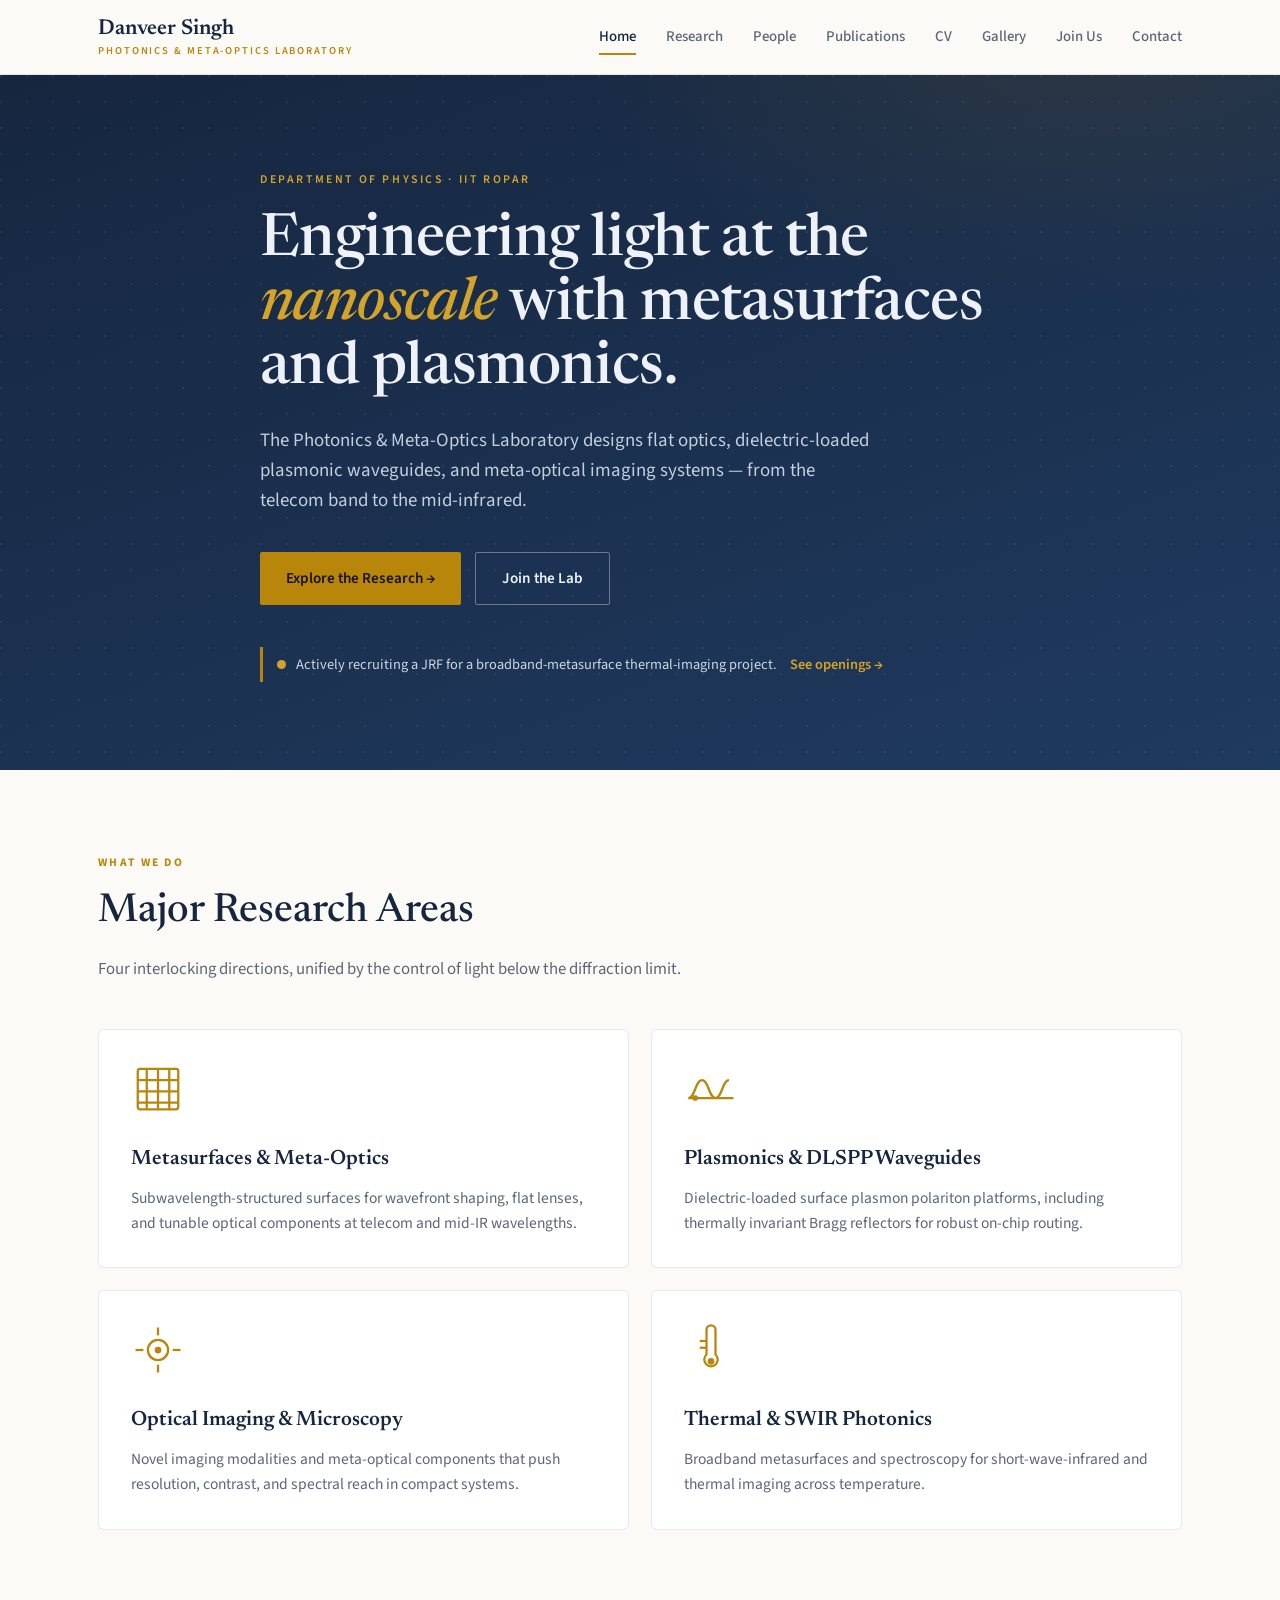
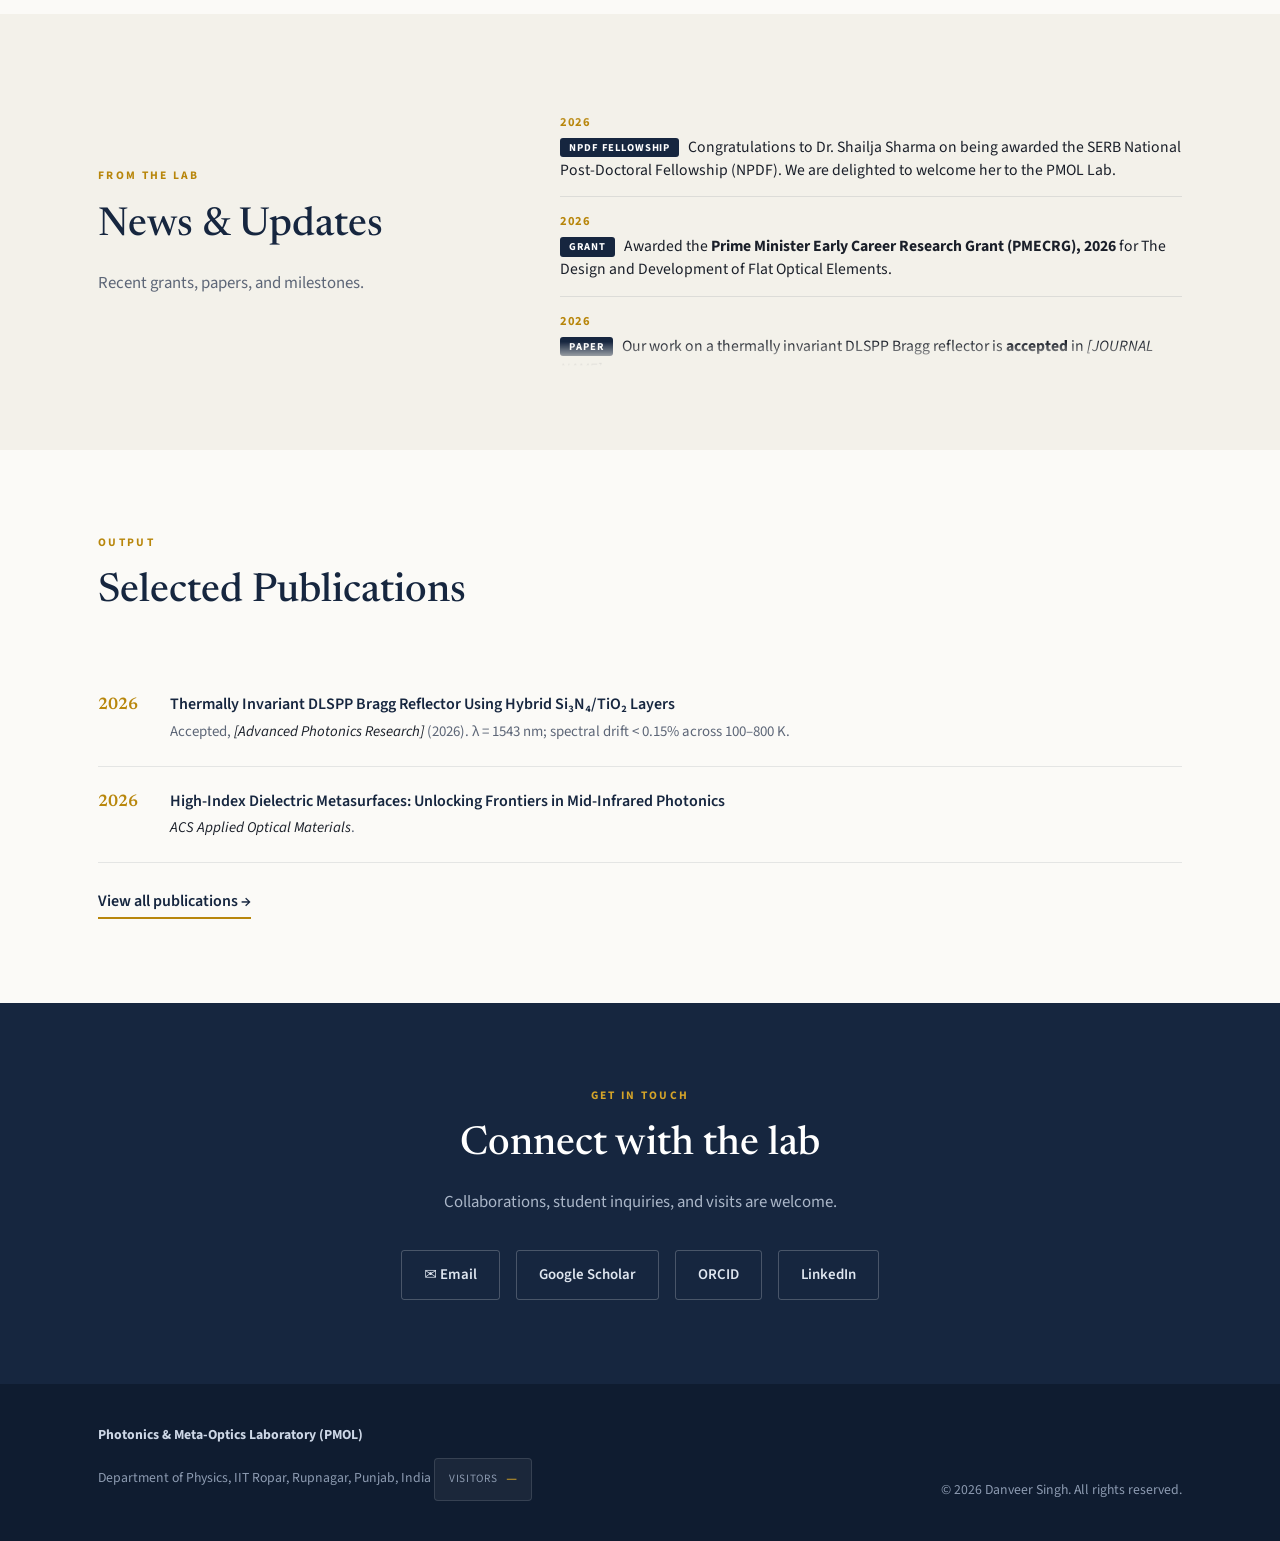
<file: index.html>
<!DOCTYPE html>
<html lang="en">
<head>
<meta charset="UTF-8">
<meta name="viewport" content="width=device-width, initial-scale=1.0">
<title>Photonics &amp; Meta-Optics Laboratory (PMOL) — Danveer Singh, IIT Ropar</title>
<meta name="description" content="Photonics & Meta-Optics Laboratory (PMOL), Department of Physics, IIT Ropar. Research in metasurfaces, plasmonics, dielectric-loaded plasmonic waveguides, and optical imaging.">
<link rel="preconnect" href="https://fonts.googleapis.com">
<link rel="preconnect" href="https://fonts.gstatic.com" crossorigin>
<link href="https://fonts.googleapis.com/css2?family=Newsreader:ital,opsz,wght@0,6..72,400;0,6..72,500;0,6..72,600;1,6..72,400&family=Source+Sans+3:wght@400;500;600;700&display=swap" rel="stylesheet">
<style>
:root{
  --navy:#16263f;
  --navy-2:#1f3a5f;
  --gold:#b8860b;
  --gold-light:#d4a429;
  --ink:#1a1f29;
  --muted:#5d6677;
  --paper:#fbfaf7;
  --paper-2:#f3f1ea;
  --line:rgba(22,38,63,.10);
  --serif:'Newsreader',Georgia,serif;
  --sans:'Source Sans 3',system-ui,sans-serif;
}
*{box-sizing:border-box;margin:0;padding:0;}
html{scroll-behavior:smooth;}
body{font-family:var(--sans);color:var(--ink);background:var(--paper);line-height:1.6;-webkit-font-smoothing:antialiased;}
a{color:inherit;text-decoration:none;}
.wrap{max-width:1140px;margin:0 auto;padding:0 28px;}
em{font-style:italic;}

/* ===== NAV (inline — always visible, no extra files) ===== */
header.nav{position:sticky;top:0;z-index:50;background:rgba(251,250,247,.92);
  backdrop-filter:blur(10px);border-bottom:1px solid var(--line);}
.nav-inner{display:flex;align-items:center;justify-content:space-between;height:74px;}
.brand{line-height:1.1;}
.brand .name{font-family:var(--serif);font-size:1.35rem;font-weight:600;color:var(--navy);}
.brand .lab{font-size:.66rem;letter-spacing:.18em;text-transform:uppercase;color:var(--gold);font-weight:600;margin-top:3px;}
nav.links{display:flex;gap:30px;}
nav.links a{font-size:.93rem;font-weight:500;color:var(--muted);position:relative;padding:4px 0;transition:color .2s;}
nav.links a:hover,nav.links a.active{color:var(--navy);}
nav.links a::after{content:"";position:absolute;left:0;bottom:-2px;width:0;height:2px;background:var(--gold);transition:width .25s;}
nav.links a:hover::after,nav.links a.active::after{width:100%;}
.menu-btn{display:none;background:none;border:0;font-size:1.5rem;color:var(--navy);cursor:pointer;}

/* ===== HERO ===== */
.hero{position:relative;background:
   radial-gradient(900px 500px at 85% -10%,rgba(184,134,11,.12),transparent 60%),
   linear-gradient(160deg,var(--navy) 0%,var(--navy-2) 100%);
  color:#eef2f8;overflow:hidden;}
.hero::before{content:"";position:absolute;inset:0;opacity:.07;
  background-image:radial-gradient(circle at 1px 1px,#fff 1px,transparent 0);background-size:26px 26px;}
.hero-inner{position:relative;padding:96px 0 88px;max-width:760px;}
.eyebrow{font-size:.74rem;letter-spacing:.22em;text-transform:uppercase;color:var(--gold-light);font-weight:600;margin-bottom:20px;}
.hero h1{font-family:var(--serif);font-weight:500;font-size:clamp(2.4rem,5vw,3.7rem);line-height:1.08;letter-spacing:-.01em;}
.hero h1 .accent{color:var(--gold-light);font-style:italic;}
.hero .lead{font-size:1.18rem;color:#c4cede;margin-top:24px;max-width:620px;}
.cta-row{display:flex;gap:14px;margin-top:36px;flex-wrap:wrap;}
.btn{display:inline-flex;align-items:center;gap:8px;padding:13px 26px;border-radius:2px;font-weight:600;font-size:.95rem;transition:transform .15s,background .2s,color .2s;}
.btn-primary{background:var(--gold);color:#1a1407;}
.btn-primary:hover{background:var(--gold-light);transform:translateY(-2px);}
.btn-ghost{border:1px solid rgba(255,255,255,.35);color:#eef2f8;}
.btn-ghost:hover{border-color:var(--gold-light);color:var(--gold-light);}
.recruit{margin-top:42px;display:inline-flex;align-items:center;gap:10px;font-size:.9rem;color:#cdd6e4;
  border-left:3px solid var(--gold);padding:6px 0 6px 14px;}
.recruit a{color:var(--gold-light);font-weight:600;}
.recruit .dot{width:9px;height:9px;border-radius:50%;background:var(--gold-light);box-shadow:0 0 0 0 rgba(212,164,41,.6);animation:pulse 2s infinite;}
@keyframes pulse{0%{box-shadow:0 0 0 0 rgba(212,164,41,.55);}70%{box-shadow:0 0 0 9px rgba(212,164,41,0);}100%{box-shadow:0 0 0 0 rgba(212,164,41,0);}}

/* ===== SECTION SHARED ===== */
section{padding:84px 0;}
.sec-head{margin-bottom:46px;}
.sec-eyebrow{font-size:.72rem;letter-spacing:.2em;text-transform:uppercase;color:var(--gold);font-weight:700;}
.sec-title{font-family:var(--serif);font-size:clamp(1.8rem,3.5vw,2.5rem);font-weight:500;color:var(--navy);margin-top:8px;}
.sec-sub{color:var(--muted);max-width:640px;margin-top:12px;font-size:1.05rem;}

/* ===== RESEARCH CARDS ===== */
.cards{display:grid;grid-template-columns:repeat(2,1fr);gap:22px;}
.card{background:#fff;border:1px solid var(--line);border-radius:6px;padding:32px;transition:transform .2s,box-shadow .2s;}
.card:hover{transform:translateY(-4px);box-shadow:0 16px 40px rgba(22,38,63,.10);}
.card .ic{width:54px;height:54px;color:var(--gold);margin-bottom:18px;}
.card h3{font-family:var(--serif);font-size:1.3rem;font-weight:600;color:var(--navy);}
.card p{color:var(--muted);margin-top:10px;font-size:.97rem;}

/* ===== NEWS TICKER ===== */
.news-section{background:var(--paper-2);}
.news-grid{display:grid;grid-template-columns:.8fr 1.2fr;gap:48px;align-items:center;}
.pmol-news{height:268px;overflow:hidden;position:relative;
  -webkit-mask-image:linear-gradient(180deg,transparent,#000 9%,#000 91%,transparent);
  mask-image:linear-gradient(180deg,transparent,#000 9%,#000 91%,transparent);}
.pmol-news-track{display:flex;flex-direction:column;animation:pmol-scroll 20s linear infinite;}
.pmol-news:hover .pmol-news-track{animation-play-state:paused;}
.pmol-news-item{padding:15px 0;border-bottom:1px solid var(--line);}
.pmol-news-date{font-size:.78rem;color:var(--gold);font-weight:700;letter-spacing:.04em;}
.pmol-news-text{font-size:.98rem;line-height:1.45;margin-top:3px;color:var(--ink);}
.pmol-news-tag{display:inline-block;background:var(--navy);color:#fff;font-size:.66rem;font-weight:700;
  padding:2px 9px;border-radius:3px;margin-right:9px;text-transform:uppercase;letter-spacing:.08em;vertical-align:1px;}
@keyframes pmol-scroll{0%{transform:translateY(0);}100%{transform:translateY(-50%);}}

/* ===== PUBLICATIONS TEASER ===== */
.pub{display:flex;gap:18px;padding:22px 0;border-bottom:1px solid var(--line);}
.pub .yr{font-family:var(--serif);font-size:1.05rem;color:var(--gold);font-weight:600;min-width:54px;}
.pub .body{flex:1;}
.pub .t{font-weight:600;color:var(--navy);}
.pub .v{color:var(--muted);font-size:.93rem;margin-top:2px;}
.pub .v em{color:var(--ink);}
.more-link{display:inline-block;margin-top:26px;font-weight:600;color:var(--navy);border-bottom:2px solid var(--gold);padding-bottom:2px;}

/* ===== CONNECT ===== */
.connect{background:var(--navy);color:#dfe6f0;text-align:center;}
.connect .sec-title{color:#fff;}
.connect .sec-sub{color:#aab6c8;margin:12px auto 0;}
.social{display:flex;justify-content:center;gap:16px;margin-top:34px;flex-wrap:wrap;}
.social a{display:inline-flex;align-items:center;gap:9px;padding:12px 22px;border:1px solid rgba(255,255,255,.22);
  border-radius:3px;font-weight:600;font-size:.93rem;transition:border-color .2s,color .2s,background .2s;}
.social a:hover{border-color:var(--gold-light);color:var(--gold-light);}

/* ===== FOOTER + VISITOR COUNTER ===== */
footer{background:#0f1c30;color:#8d9bb1;font-size:.86rem;padding:40px 0;}
.foot-inner{display:flex;justify-content:space-between;flex-wrap:wrap;gap:14px;align-items:flex-end;}
footer strong{color:#cdd7e6;}
.visitor{display:inline-flex;align-items:center;gap:9px;margin-top:12px;
  background:rgba(255,255,255,.05);border:1px solid rgba(255,255,255,.12);
  padding:7px 14px;border-radius:4px;font-size:.82rem;}
.visitor .vc-label{letter-spacing:.06em;text-transform:uppercase;font-size:.7rem;color:#8d9bb1;}
.visitor .vc-count{font-family:var(--serif);font-size:1.05rem;font-weight:600;color:var(--gold-light);}

@media(max-width:860px){
  nav.links{display:none;}
  .menu-btn{display:block;}
  .cards{grid-template-columns:1fr;}
  .news-grid{grid-template-columns:1fr;gap:28px;}
  section{padding:60px 0;}
}
</style>
</head>
<body>

<!-- ===== NAV (inline) ===== -->
<header class="nav">
  <div class="wrap nav-inner">
    <a class="brand" href="index.html">
      <div class="name">Danveer Singh</div>
      <div class="lab">Photonics &amp; Meta-Optics Laboratory</div>
    </a>
    <nav class="links">
      <a href="index.html" class="active">Home</a>
      <a href="research.html">Research</a>
      <a href="people.html">People</a>
      <a href="publications.html">Publications</a>
      <a href="cv.html">CV</a>
      <a href="gallery.html">Gallery</a>
      <a href="join.html">Join Us</a>
      <a href="contact.html">Contact</a>
    </nav>
    <button class="menu-btn" aria-label="Menu">&#9776;</button>
  </div>
</header>

<!-- ===== HERO ===== -->
<section class="hero" style="padding:0;">
  <div class="wrap hero-inner">
    <div class="eyebrow">Department of Physics &middot; IIT Ropar</div>
    <h1>Engineering light at the <span class="accent">nanoscale</span> with metasurfaces and plasmonics.</h1>
    <p class="lead">The Photonics &amp; Meta-Optics Laboratory designs flat optics, dielectric-loaded plasmonic waveguides, and meta-optical imaging systems — from the telecom band to the mid-infrared.</p>
    <div class="cta-row">
      <a class="btn btn-primary" href="research.html">Explore the Research &rarr;</a>
      <a class="btn btn-ghost" href="join.html">Join the Lab</a>
    </div>
    <div class="recruit">
      <span class="dot"></span>
      Actively recruiting a JRF for a broadband-metasurface thermal-imaging project.&nbsp;<a href="join.html">See openings &rarr;</a>
    </div>
  </div>
</section>

<!-- ===== RESEARCH AREAS ===== -->
<section>
  <div class="wrap">
    <div class="sec-head">
      <div class="sec-eyebrow">What we do</div>
      <h2 class="sec-title">Major Research Areas</h2>
      <p class="sec-sub">Four interlocking directions, unified by the control of light below the diffraction limit.</p>
    </div>
    <div class="cards">
      <div class="card">
        <svg class="ic" viewBox="0 0 48 48" fill="none" stroke="currentColor" stroke-width="2"><rect x="6" y="6" width="36" height="36" rx="2"/><line x1="14" y1="6" x2="14" y2="42"/><line x1="24" y1="6" x2="24" y2="42"/><line x1="34" y1="6" x2="34" y2="42"/><line x1="6" y1="16" x2="42" y2="16"/><line x1="6" y1="26" x2="42" y2="26"/><line x1="6" y1="36" x2="42" y2="36"/></svg>
        <h3>Metasurfaces &amp; Meta-Optics</h3>
        <p>Subwavelength-structured surfaces for wavefront shaping, flat lenses, and tunable optical components at telecom and mid-IR wavelengths.</p>
      </div>
      <div class="card">
        <svg class="ic" viewBox="0 0 48 48" fill="none" stroke="currentColor" stroke-width="2"><path d="M4 32h40"/><path d="M4 32c6 0 6-16 12-16s6 16 12 16 6-16 12-16"/><circle cx="10" cy="32" r="2.5" fill="currentColor" stroke="none"/></svg>
        <h3>Plasmonics &amp; DLSPP Waveguides</h3>
        <p>Dielectric-loaded surface plasmon polariton platforms, including thermally invariant Bragg reflectors for robust on-chip routing.</p>
      </div>
      <div class="card">
        <svg class="ic" viewBox="0 0 48 48" fill="none" stroke="currentColor" stroke-width="2"><circle cx="24" cy="24" r="9"/><circle cx="24" cy="24" r="3" fill="currentColor" stroke="none"/><line x1="24" y1="4" x2="24" y2="11"/><line x1="24" y1="37" x2="24" y2="44"/><line x1="4" y1="24" x2="11" y2="24"/><line x1="37" y1="24" x2="44" y2="24"/></svg>
        <h3>Optical Imaging &amp; Microscopy</h3>
        <p>Novel imaging modalities and meta-optical components that push resolution, contrast, and spectral reach in compact systems.</p>
      </div>
      <div class="card">
        <svg class="ic" viewBox="0 0 48 48" fill="none" stroke="currentColor" stroke-width="2"><path d="M20 6v22a6 6 0 1 0 8 0V6a4 4 0 0 0-8 0z"/><line x1="20" y1="16" x2="14" y2="16"/><line x1="20" y1="22" x2="14" y2="22"/><circle cx="24" cy="34" r="3" fill="currentColor" stroke="none"/></svg>
        <h3>Thermal &amp; SWIR Photonics</h3>
        <p>Broadband metasurfaces and spectroscopy for short-wave-infrared and thermal imaging across temperature.</p>
      </div>
    </div>
  </div>
</section>

<!-- ===== NEWS & UPDATES ===== -->
<section class="news-section">
  <div class="wrap news-grid">
    <div class="sec-head" style="margin-bottom:0;">
      <div class="sec-eyebrow">From the lab</div>
      <h2 class="sec-title">News &amp; Updates</h2>
      <p class="sec-sub">Recent grants, papers, and milestones.</p>
    </div>

    <div class="pmol-news">
      <div class="pmol-news-track">

        <!-- PRIMARY COPY -->
        <div class="pmol-news-item">
          <div class="pmol-news-date">2026</div>
          <div class="pmol-news-text"><span class="pmol-news-tag">NPDF Fellowship</span>Congratulations to Dr. Shailja Sharma on being awarded the SERB National Post-Doctoral Fellowship (NPDF). We are delighted to welcome her to the PMOL Lab.</div>
        </div>
        <div class="pmol-news-item">
          <div class="pmol-news-date">2026</div>
          <div class="pmol-news-text"><span class="pmol-news-tag">Grant</span>Awarded the  <strong> Prime Minister Early Career Research Grant (PMECRG), 2026</strong> for The Design and Development of Flat Optical Elements.</div>
        </div>
        <div class="pmol-news-item">
          <div class="pmol-news-date">2026</div>
          <div class="pmol-news-text"><span class="pmol-news-tag">Paper</span>Our work on a thermally invariant DLSPP Bragg reflector is <strong>accepted</strong> in <em>[JOURNAL NAME]</em>.</div>
        </div>
        <div class="pmol-news-item">
          <div class="pmol-news-date">2026</div>
          <div class="pmol-news-text"><span class="pmol-news-tag">Paper</span>New paper in <em>ACS Applied Optical Materials</em>: &ldquo;High-Index Dielectric Metasurfaces: Unlocking Frontiers in Mid-Infrared Photonics.&rdquo;</div>
        </div>
        <div class="pmol-news-item">
          <div class="pmol-news-date">2026</div>
          <div class="pmol-news-text"><span class="pmol-news-tag">Position</span>Open JRF position on broadband metasurfaces for thermal imaging (ANRF PMECRG). <a href="join.html" style="color:var(--gold);font-weight:600;">Apply &rarr;</a></div>
        </div>
        <div class="pmol-news-item">
          <div class="pmol-news-date">2025</div>
          <div class="pmol-news-text"><span class="pmol-news-tag">Grant</span>Awarded the <strong>ANRF-PAIR (Consortium) Grant, 2025</strong> for collaborative research in advanced photonics.</div>
        </div>

        <!-- CLONE — keep identical to the primary copy for the seamless loop -->
        <div class="pmol-news-item" aria-hidden="true">
          <div class="pmol-news-date">2026</div>
          <div class="pmol-news-text"><span class="pmol-news-tag">Paper</span>Our work on a thermally invariant DLSPP Bragg reflector is <strong>accepted</strong> in <em>[JOURNAL NAME]</em>.</div>
        </div>
        <div class="pmol-news-item" aria-hidden="true">
          <div class="pmol-news-date">2026</div>
          <div class="pmol-news-text"><span class="pmol-news-tag">Paper</span>New paper in <em>ACS Applied Optical Materials</em>: &ldquo;High-Index Dielectric Metasurfaces: Unlocking Frontiers in Mid-Infrared Photonics.&rdquo;</div>
        </div>
        <div class="pmol-news-item" aria-hidden="true">
          <div class="pmol-news-date">2026</div>
          <div class="pmol-news-text"><span class="pmol-news-tag">Position</span>Open JRF position on broadband metasurfaces for thermal imaging (ANRF PMECRG). <a href="join.html" style="color:var(--gold);font-weight:600;">Apply &rarr;</a></div>
        </div>
        <div class="pmol-news-item" aria-hidden="true">
          <div class="pmol-news-date">2025</div>
          <div class="pmol-news-text"><span class="pmol-news-tag">Grant</span>Awarded the <strong>ANRF-PAIR (Consortium) Grant, 2025</strong> for collaborative research in advanced photonics.</div>
        </div>

      </div>
    </div>
  </div>
</section>

<!-- ===== SELECTED PUBLICATIONS ===== -->
<section>
  <div class="wrap">
    <div class="sec-head">
      <div class="sec-eyebrow">Output</div>
      <h2 class="sec-title">Selected Publications</h2>
    </div>
    <div class="pub">
      <div class="yr">2026</div>
      <div class="body">
        <div class="t">Thermally Invariant DLSPP Bragg Reflector Using Hybrid Si&#8323;N&#8324;/TiO&#8322; Layers</div>
        <div class="v">Accepted, <em>[Advanced Photonics Research]</em> (2026). &lambda; = 1543&nbsp;nm; spectral drift &lt; 0.15% across 100&ndash;800&nbsp;K.</div>
      </div>
    </div>
    <div class="pub">
      <div class="yr">2026</div>
      <div class="body">
        <div class="t">High-Index Dielectric Metasurfaces: Unlocking Frontiers in Mid-Infrared Photonics</div>
        <div class="v"><em>ACS Applied Optical Materials</em>.</div>
      </div>
    </div>
    <a class="more-link" href="publications.html">View all publications &rarr;</a>
  </div>
</section>

<!-- ===== CONNECT ===== -->
<section class="connect">
  <div class="wrap">
    <div class="sec-eyebrow" style="color:var(--gold-light);">Get in touch</div>
    <h2 class="sec-title">Connect with the lab</h2>
    <p class="sec-sub">Collaborations, student inquiries, and visits are welcome.</p>
    <div class="social">
      <a href="mailto:danveer.singh@iitrpr.ac.in">&#9993;&nbsp;Email</a>
      <a href="https://scholar.google.com/citations?user=YOUR_SCHOLAR_ID" target="_blank" rel="noopener">Google Scholar</a>
      <a href="https://orcid.org/0000-0001-6834-3446" target="_blank" rel="noopener">ORCID</a>
      <a href="https://www.linkedin.com/in/dr-danveer-singh-b5852313" target="_blank" rel="noopener">LinkedIn</a>
    </div>
  </div>
</section>

<!-- ===== FOOTER ===== -->
<footer>
  <div class="wrap foot-inner">
    <div>
      <strong>Photonics &amp; Meta-Optics Laboratory (PMOL)</strong><br>Department of Physics, IIT Ropar, Rupnagar, Punjab, India
      <div class="visitor">
        <span class="vc-label">Visitors</span>
        <span class="vc-count" id="visitorCount">&hellip;</span>
      </div>
    </div>
    <div>&copy; 2026 Danveer Singh. All rights reserved.</div>
  </div>
</footer>

<!-- ===== VISITOR COUNTER (CounterAPI v1 — counts each browser once) ===== -->
<script>
(function () {
  var NAMESPACE = "optometaresearchlab";   // your project namespace
  var COUNTER   = "pmol_unique";            // unique-visitor counter
  var FLAG      = "pmol_visited";           // local marker for "already counted"
  var el   = document.getElementById("visitorCount");
  var base = "https://api.counterapi.dev/v1/" + NAMESPACE + "/" + COUNTER;

  var seen = false;
  try { seen = localStorage.getItem(FLAG) === "1"; } catch (e) {}

  // New browser -> /up (increment). Returning browser -> read total only.
  var url = (seen ? base + "/?t=" : base + "/up?t=") + Date.now();

  fetch(url, { cache: "no-store" })
    .then(function (r) { return r.json(); })
    .then(function (d) {
      var n = (d && (d.count != null ? d.count : d.value));
      el.textContent = (n != null) ? Number(n).toLocaleString() : "—";
      if (!seen) { try { localStorage.setItem(FLAG, "1"); } catch (e) {} }
    })
    .catch(function () { el.textContent = "—"; });
})();
</script>
</body>
</html>
</file>
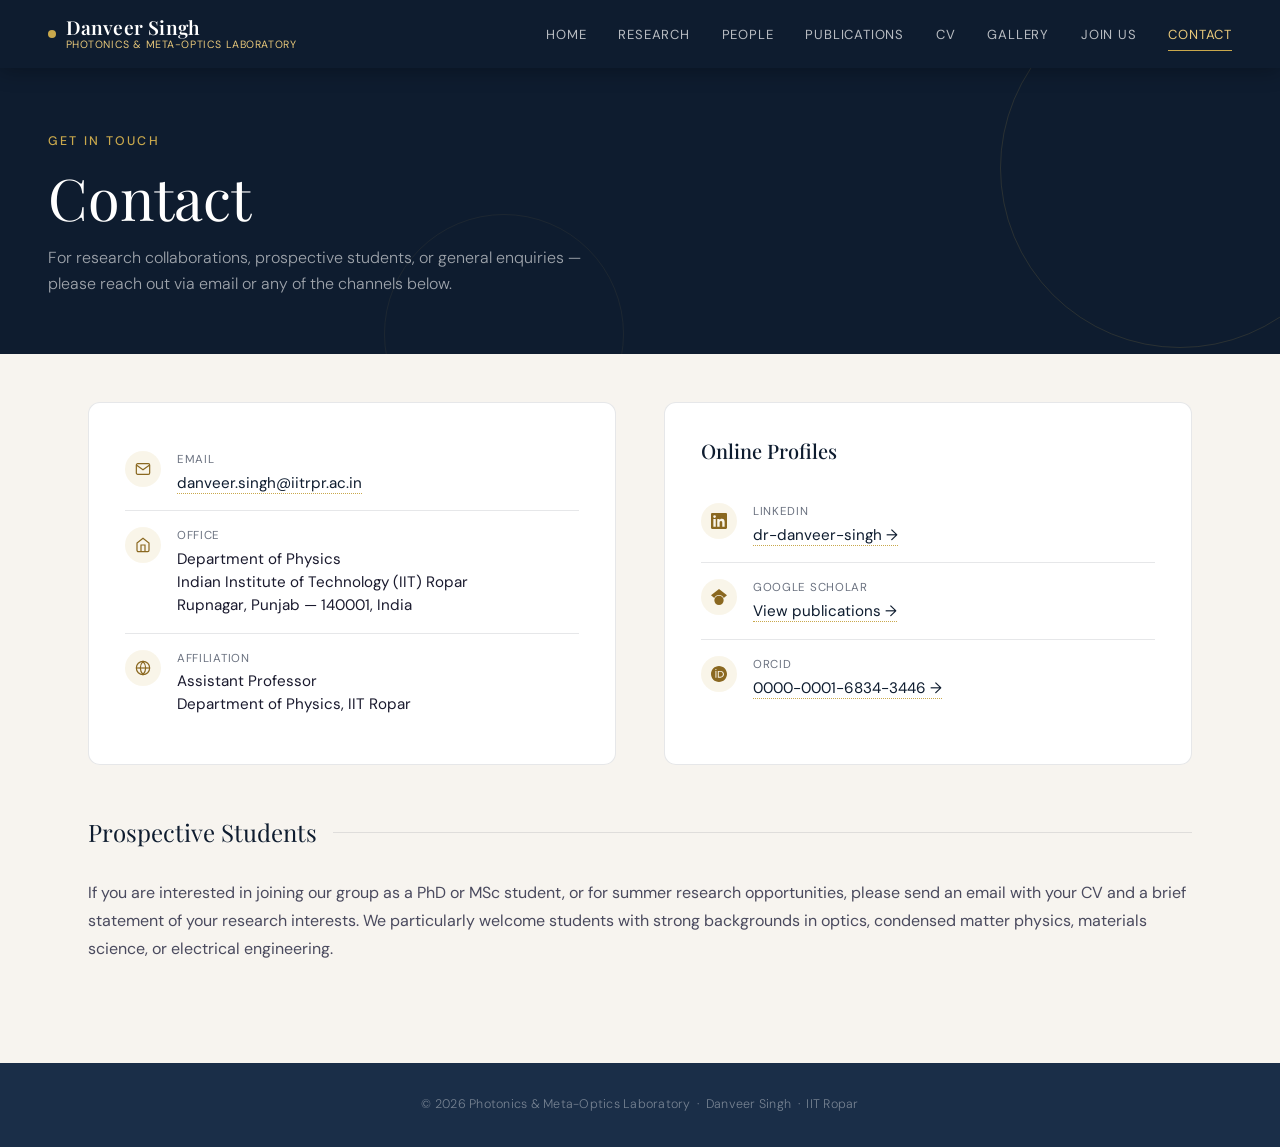
<file: contact.html>
<!DOCTYPE html>
<html lang="en">
<head>
<meta charset="UTF-8">
<meta name="viewport" content="width=device-width, initial-scale=1.0">
<title>Contact — Danveer Singh</title>
<link href="https://fonts.googleapis.com/css2?family=Playfair+Display:wght@400;500;600&family=DM+Sans:wght@300;400;500&display=swap" rel="stylesheet">
<link rel="stylesheet" href="styles.css">
</head>
<body>

<nav>
  <a href="index.html" class="nav-brand"><span class="brand-stack"><span>Danveer Singh</span><span class="brand-lab">Photonics &amp; Meta-Optics Laboratory</span></span></a>
  <button class="nav-toggle" onclick="document.querySelector('.nav-links').classList.toggle('open')">☰</button>
  <ul class="nav-links">
    <li><a href="index.html">Home</a></li>
    <li><a href="research.html">Research</a></li>
    <li><a href="people.html">People</a></li>
    <li><a href="publications.html">Publications</a></li>
    <li><a href="cv.html">CV</a></li>
    <li><a href="gallery.html">Gallery</a></li>
    <li><a href="join.html">Join Us</a></li>
    <li><a href="contact.html" class="active">Contact</a></li>
  </ul>
</nav>

<header class="page-header">
  <p class="header-eyebrow">Get in Touch</p>
  <h1>Contact</h1>
  <p class="subtitle">For research collaborations, prospective students, or general enquiries — please reach out via email or any of the channels below.</p>
</header>

<main>

  <div class="contact-grid">

    <div class="contact-info">
      <div class="contact-row">
        <div class="contact-icon">
          <svg viewBox="0 0 24 24" fill="none" stroke="currentColor" stroke-width="1.8"><path d="M4 4h16c1.1 0 2 .9 2 2v12c0 1.1-.9 2-2 2H4c-1.1 0-2-.9-2-2V6c0-1.1.9-2 2-2z"/><polyline points="22,6 12,13 2,6"/></svg>
        </div>
        <div>
          <p class="label">Email</p>
          <p class="value"><a href="mailto:danveer.singh@iitrpr.ac.in">danveer.singh@iitrpr.ac.in</a></p>
        </div>
      </div>

      <div class="contact-row">
        <div class="contact-icon">
          <svg viewBox="0 0 24 24" fill="none" stroke="currentColor" stroke-width="1.8"><path d="M3 9l9-7 9 7v11a2 2 0 0 1-2 2H5a2 2 0 0 1-2-2z"/><polyline points="9,22 9,12 15,12 15,22"/></svg>
        </div>
        <div>
          <p class="label">Office</p>
          <p class="value">Department of Physics<br>Indian Institute of Technology (IIT) Ropar<br>Rupnagar, Punjab — 140001, India</p>
        </div>
      </div>

      <div class="contact-row">
        <div class="contact-icon">
          <svg viewBox="0 0 24 24" fill="none" stroke="currentColor" stroke-width="1.8"><circle cx="12" cy="12" r="10"/><line x1="2" y1="12" x2="22" y2="12"/><path d="M12 2a15.3 15.3 0 0 1 4 10 15.3 15.3 0 0 1-4 10 15.3 15.3 0 0 1-4-10 15.3 15.3 0 0 1 4-10z"/></svg>
        </div>
        <div>
          <p class="label">Affiliation</p>
          <p class="value">Assistant Professor<br>Department of Physics, IIT Ropar</p>
        </div>
      </div>
    </div>

    <div class="contact-info">
      <h3 style="font-family: 'Playfair Display', serif; font-size: 1.25rem; color: var(--navy); margin-bottom: 1.25rem; font-weight: 500;">Online Profiles</h3>

      <div class="contact-row">
        <div class="contact-icon">
          <svg viewBox="0 0 24 24" fill="currentColor"><path d="M20.447 20.452h-3.554v-5.569c0-1.328-.027-3.037-1.852-3.037-1.853 0-2.136 1.445-2.136 2.939v5.667H9.351V9h3.414v1.561h.046c.477-.9 1.637-1.85 3.37-1.85 3.601 0 4.267 2.37 4.267 5.455v6.286zM5.337 7.433a2.062 2.062 0 0 1-2.063-2.065 2.064 2.064 0 1 1 2.063 2.065zm1.782 13.019H3.555V9h3.564v11.452zM22.225 0H1.771C.792 0 0 .774 0 1.729v20.542C0 23.227.792 24 1.771 24h20.451C23.2 24 24 23.227 24 22.271V1.729C24 .774 23.2 0 22.222 0h.003z"/></svg>
        </div>
        <div>
          <p class="label">LinkedIn</p>
          <p class="value"><a href="https://linkedin.com/in/dr-danveer-singh-b5852313" target="_blank">dr-danveer-singh →</a></p>
        </div>
      </div>

      <div class="contact-row">
        <div class="contact-icon">
          <svg viewBox="0 0 24 24" fill="currentColor"><path d="M12 24a7 7 0 1 1 0-14 7 7 0 0 1 0 14zm0-24L0 9.5l4.838 3.94A8 8 0 0 1 12 9a8 8 0 0 1 7.162 4.44L24 9.5z"/></svg>
        </div>
        <div>
          <p class="label">Google Scholar</p>
          <p class="value"><a href="https://scholar.google.com/citations?user=faxJPPoAAAAJ&hl=en" target="_blank">View publications →</a></p>
        </div>
      </div>

      <div class="contact-row">
        <div class="contact-icon">
          <svg viewBox="0 0 24 24" fill="currentColor"><path d="M12 0C5.372 0 0 5.372 0 12s5.372 12 12 12 12-5.372 12-12S18.628 0 12 0zM7.369 4.378c.525 0 .947.431.947.947s-.422.947-.947.947a.95.95 0 0 1-.947-.947c0-.525.422-.947.947-.947zm-.722 3.038h1.444v10.041H6.647V7.416zm3.562 0h3.9c3.712 0 5.344 2.653 5.344 5.025 0 2.578-2.016 5.016-5.325 5.016h-3.919V7.416zm1.444 1.303v7.444h2.297c3.272 0 3.872-2.203 3.872-3.722 0-2.016-1.116-3.722-3.884-3.722h-2.285z"/></svg>
        </div>
        <div>
          <p class="label">ORCID</p>
          <p class="value"><a href="https://orcid.org/0000-0001-6834-3446" target="_blank">0000-0001-6834-3446 →</a></p>
        </div>
      </div>
    </div>

  </div>

  <div class="prose" style="margin-top: 3rem;">
    <div class="section-label"><h2>Prospective Students</h2></div>
    <p>If you are interested in joining our group as a PhD or MSc student, or for summer research opportunities, please send an email with your CV and a brief statement of your research interests. We particularly welcome students with strong backgrounds in optics, condensed matter physics, materials science, or electrical engineering.</p>
  </div>

</main>

<footer>
  &copy; 2026 Photonics &amp; Meta-Optics Laboratory &nbsp;·&nbsp; Danveer Singh &nbsp;·&nbsp; IIT Ropar
</footer>

</body>
</html>
</file>
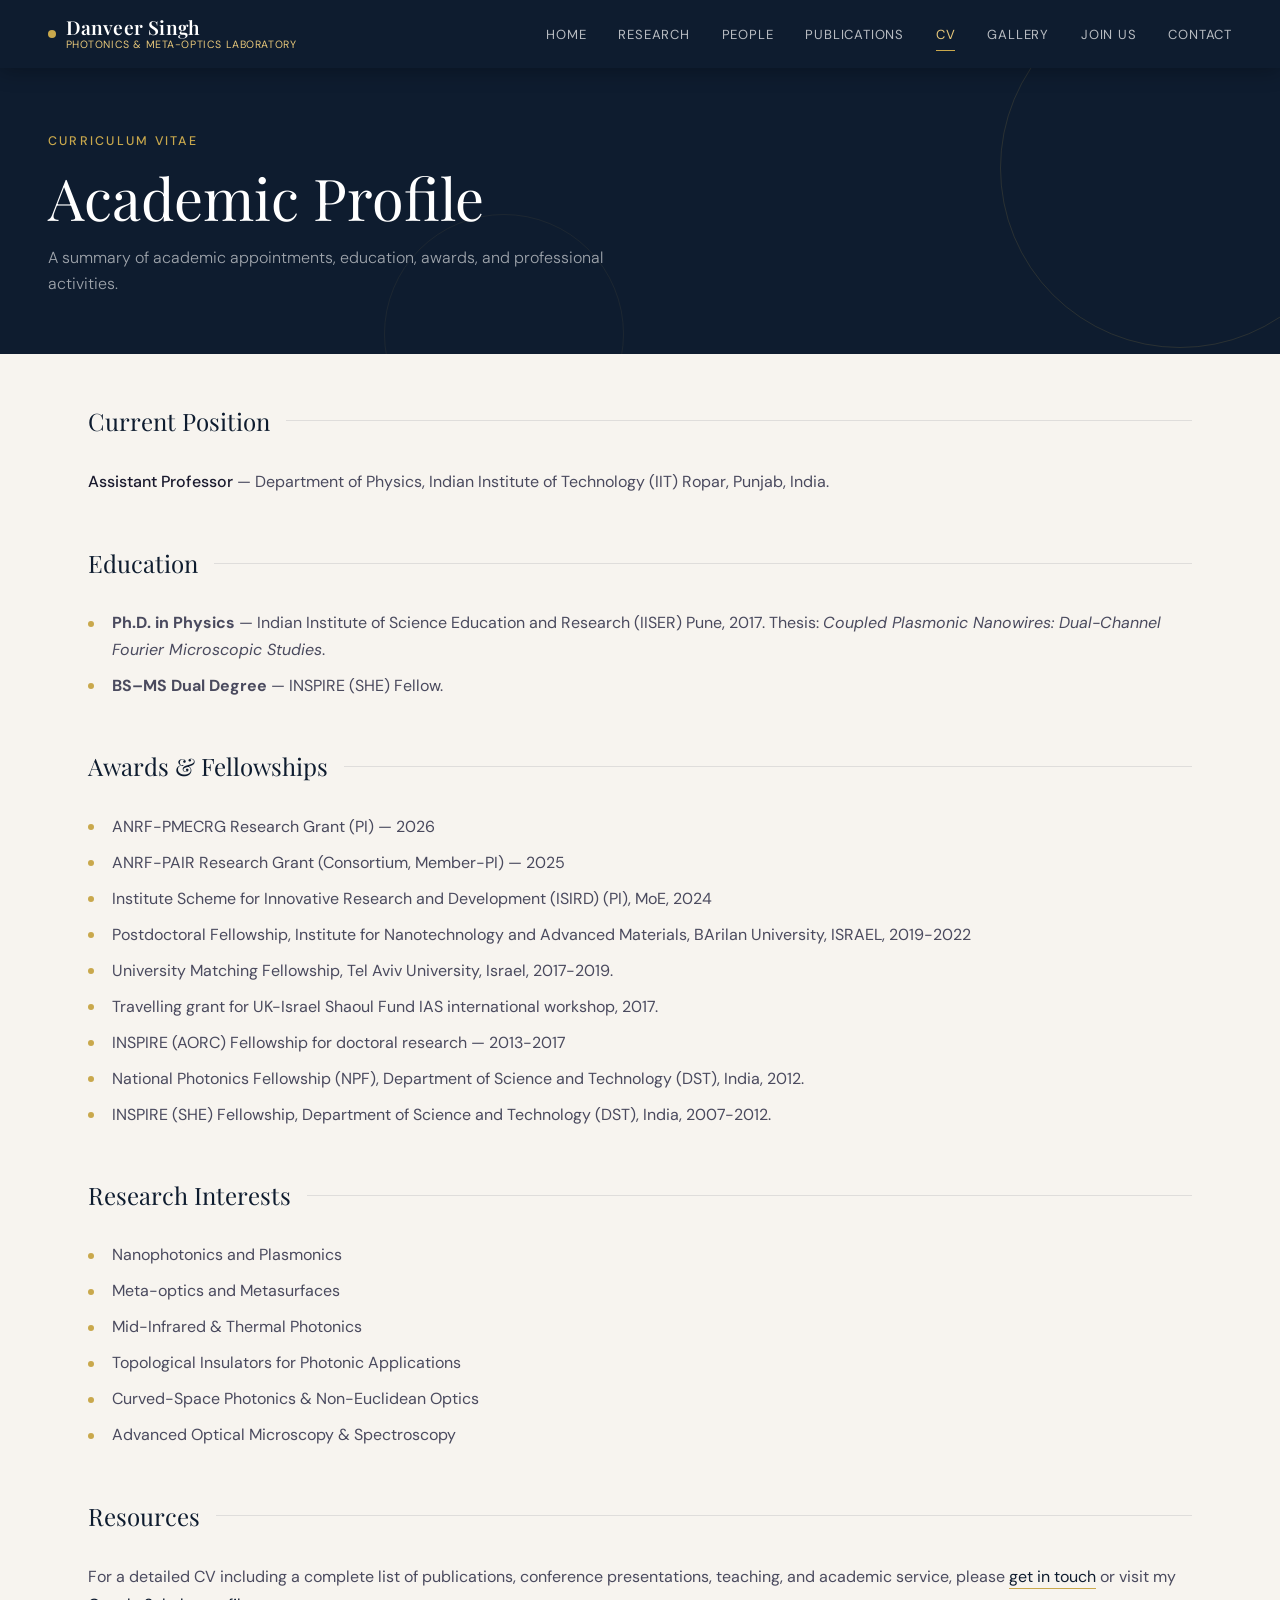
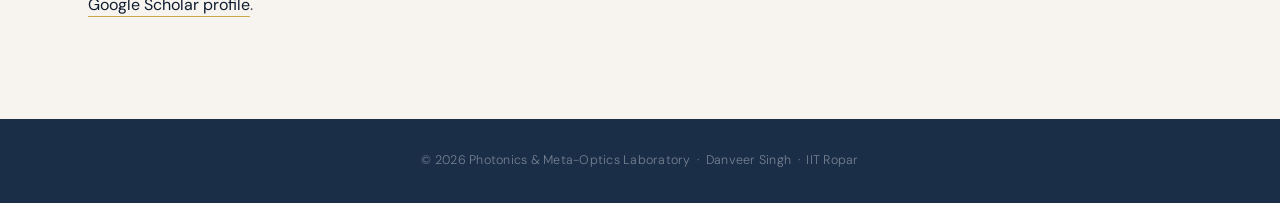
<file: cv.html>
<!DOCTYPE html>
<html lang="en">
<head>
<meta charset="UTF-8">
<meta name="viewport" content="width=device-width, initial-scale=1.0">
<title>CV — Danveer Singh</title>
<link href="https://fonts.googleapis.com/css2?family=Playfair+Display:wght@400;500;600&family=DM+Sans:wght@300;400;500&display=swap" rel="stylesheet">
<link rel="stylesheet" href="styles.css">
</head>
<body>

<nav>
  <a href="index.html" class="nav-brand"><span class="brand-stack"><span>Danveer Singh</span><span class="brand-lab">Photonics &amp; Meta-Optics Laboratory</span></span></a>
  <button class="nav-toggle" onclick="document.querySelector('.nav-links').classList.toggle('open')">☰</button>
  <ul class="nav-links">
    <li><a href="index.html">Home</a></li>
    <li><a href="research.html">Research</a></li>
    <li><a href="people.html">People</a></li>
    <li><a href="publications.html">Publications</a></li>
    <li><a href="cv.html" class="active">CV</a></li>
    <li><a href="gallery.html">Gallery</a></li>
    <li><a href="join.html">Join Us</a></li>
    <li><a href="contact.html">Contact</a></li>
  </ul>
</nav>

<header class="page-header">
  <p class="header-eyebrow">Curriculum Vitae</p>
  <h1>Academic Profile</h1>
  <p class="subtitle">A summary of academic appointments, education, awards, and professional activities.</p>
</header>

<main>

  <div class="prose">
    <div class="section-label"><h2>Current Position</h2></div>
    <p><strong>Assistant Professor</strong> — Department of Physics, Indian Institute of Technology (IIT) Ropar, Punjab, India.</p>

    <div class="section-label"><h2>Education</h2></div>
    <ul>
      <li><strong>Ph.D. in Physics</strong> — Indian Institute of Science Education and Research (IISER) Pune, 2017. Thesis: <em>Coupled Plasmonic Nanowires: Dual-Channel Fourier Microscopic Studies</em>.</li>
      <li><strong>BS–MS Dual Degree</strong> — INSPIRE (SHE) Fellow.</li>
    </ul>

    <div class="section-label"><h2>Awards & Fellowships</h2></div>
    <ul>
      <li>ANRF-PMECRG Research Grant (PI) — 2026</li>
      <li>ANRF-PAIR Research Grant (Consortium, Member-PI) — 2025</li>
      <li>Institute Scheme for Innovative Research and Development (ISIRD) (PI), MoE, 2024</li>
      <li>Postdoctoral Fellowship, Institute for Nanotechnology and Advanced Materials, BArilan University, ISRAEL, 2019-2022</li>
      <li>University Matching Fellowship, Tel Aviv University, Israel, 2017-2019.</li>
      <li>Travelling grant for UK-Israel Shaoul Fund IAS international workshop, 2017.</li>
      <li>INSPIRE (AORC) Fellowship for doctoral research — 2013-2017</li>
      <li>National Photonics Fellowship (NPF), Department of Science and Technology (DST), India, 2012.</li>
      <li>INSPIRE (SHE) Fellowship, Department of Science and Technology (DST), India, 2007-2012. </li>
    </ul>

    <div class="section-label"><h2>Research Interests</h2></div>
    <ul>
      <li>Nanophotonics and Plasmonics</li>
      <li>Meta-optics and Metasurfaces</li>
      <li>Mid-Infrared & Thermal Photonics</li>
      <li>Topological Insulators for Photonic Applications</li>
      <li>Curved-Space Photonics & Non-Euclidean Optics</li>
      <li>Advanced Optical Microscopy & Spectroscopy</li>
    </ul>

    <div class="section-label"><h2>Resources</h2></div>
    <p>For a detailed CV including a complete list of publications, conference presentations, teaching, and academic service, please <a href="contact.html">get in touch</a> or visit my <a href="https://scholar.google.com/citations?user=faxJPPoAAAAJ&hl=en" target="_blank">Google Scholar profile</a>.</p>
  </div>

</main>

<footer>
  &copy; 2026 Photonics &amp; Meta-Optics Laboratory &nbsp;·&nbsp; Danveer Singh &nbsp;·&nbsp; IIT Ropar
</footer>

</body>
</html>
</file>
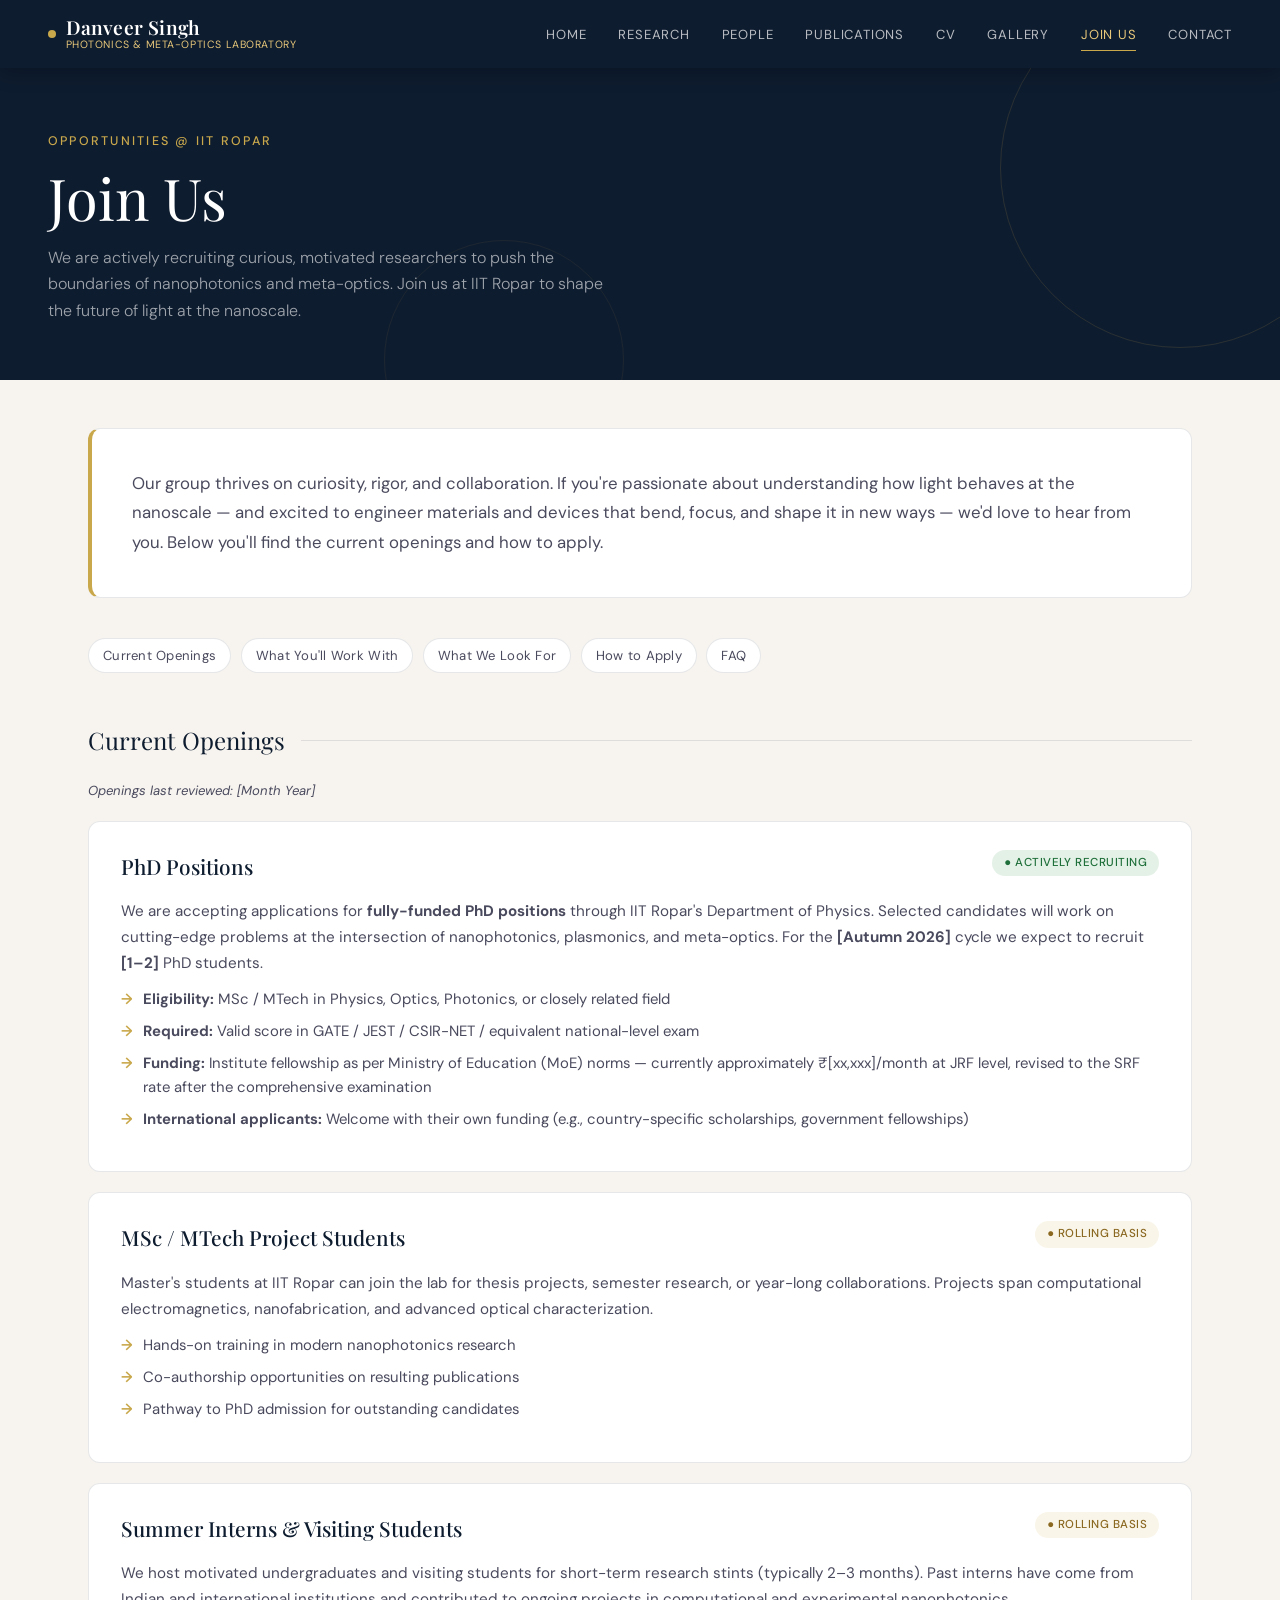
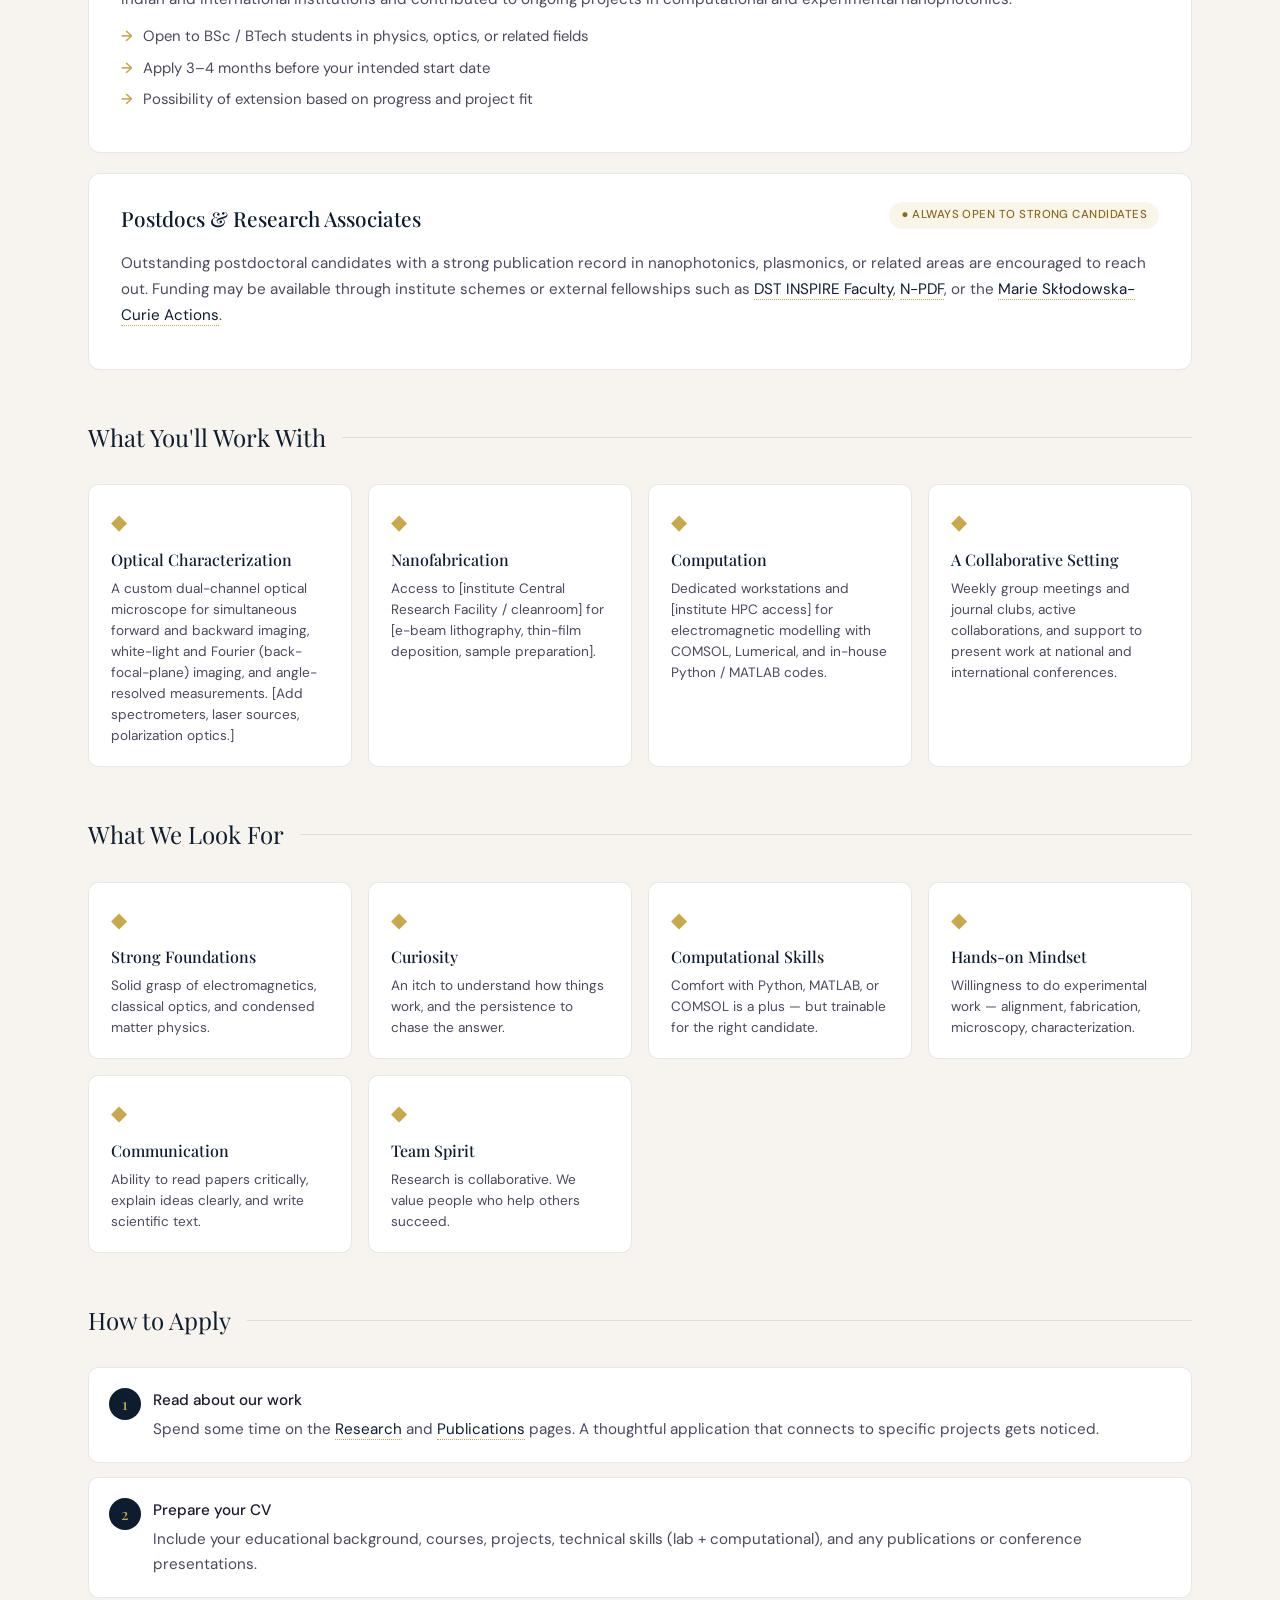
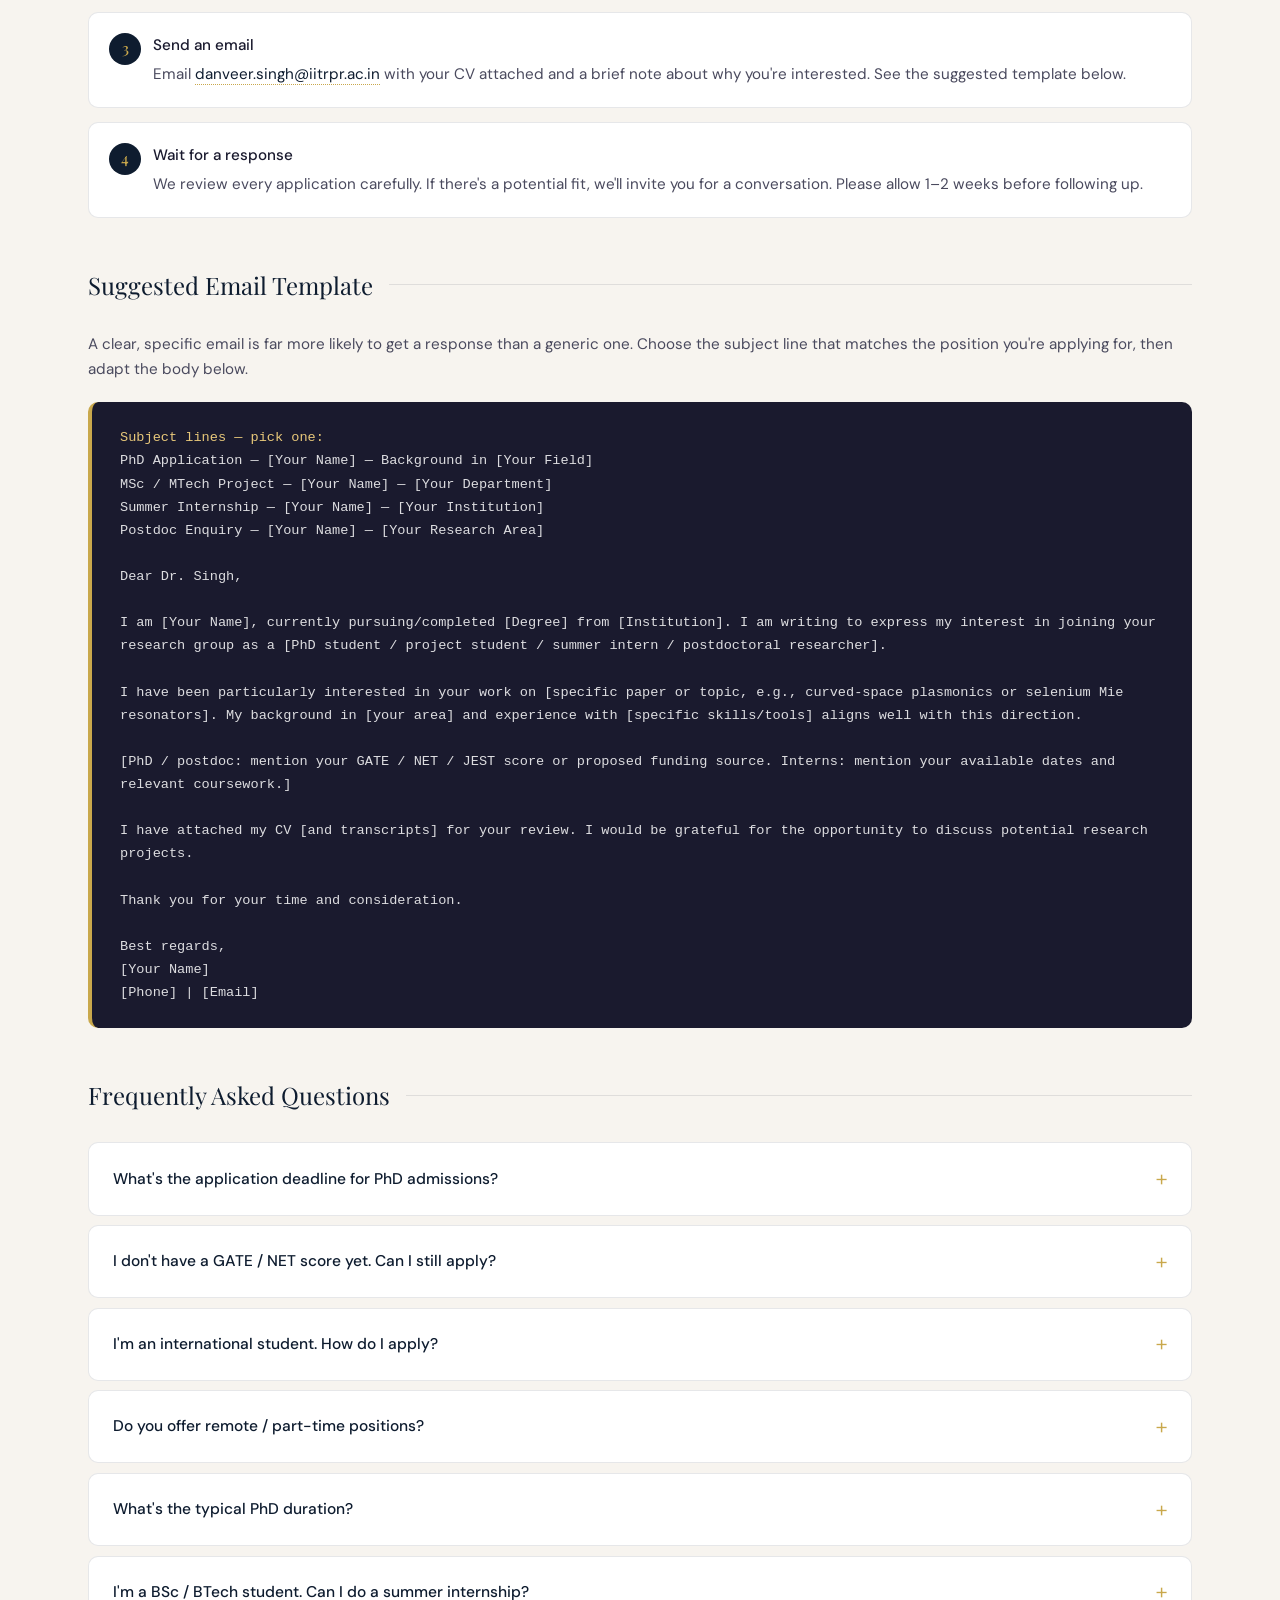
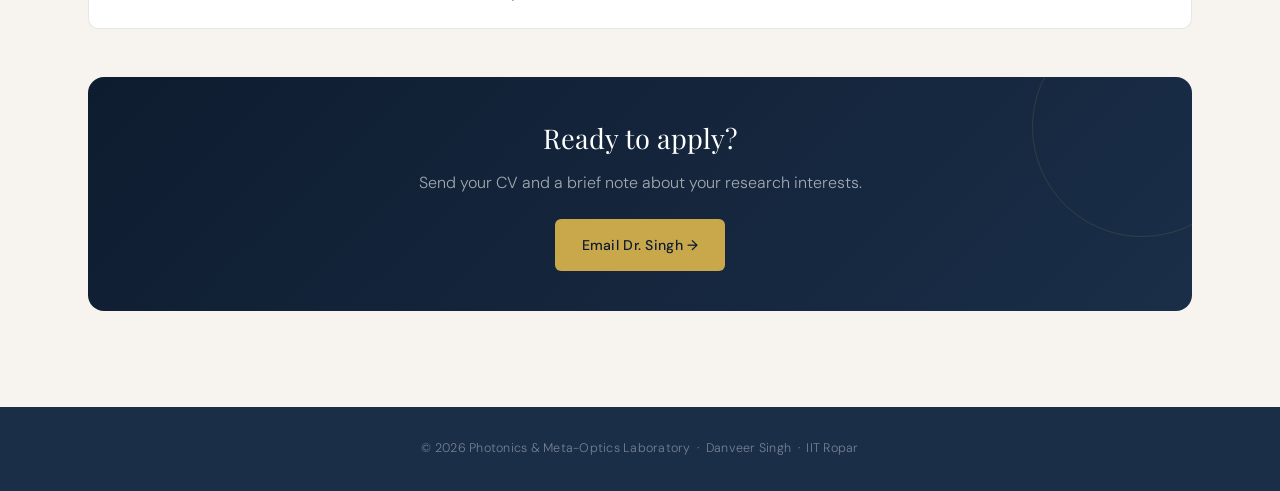
<file: join.html>
<!DOCTYPE html>
<html lang="en">
<head>
<meta charset="UTF-8">
<meta name="viewport" content="width=device-width, initial-scale=1.0">
<title>Join Us — Danveer Singh</title>
<link href="https://fonts.googleapis.com/css2?family=Playfair+Display:wght@400;500;600&family=DM+Sans:wght@300;400;500&display=swap" rel="stylesheet">
<link rel="stylesheet" href="styles.css">
<style>
  /* Page-specific styles */
  .join-hero {
    background: var(--paper);
    border-radius: 12px;
    padding: 2.5rem 2.5rem;
    border: 1px solid var(--border);
    margin-bottom: 2.5rem;
    border-left: 4px solid var(--gold);
  }
  .join-hero p {
    font-size: 1.05rem;
    line-height: 1.75;
    color: var(--text-soft);
    margin: 0;
  }

  .opportunity-card {
    background: var(--paper);
    border-radius: 12px;
    border: 1px solid var(--border);
    padding: 1.75rem 2rem;
    margin-bottom: 1.25rem;
    transition: box-shadow 0.3s, border-color 0.3s;
  }
  .opportunity-card:hover {
    box-shadow: var(--shadow-md);
    border-color: var(--gold);
  }
  .opportunity-header {
    display: flex;
    align-items: flex-start;
    justify-content: space-between;
    gap: 1.5rem;
    margin-bottom: 1rem;
    flex-wrap: wrap;
  }
  .opportunity-card h3 {
    font-family: 'Playfair Display', serif;
    font-size: 1.3rem;
    color: var(--navy);
    font-weight: 500;
    margin: 0;
  }
  .status-badge {
    display: inline-block;
    font-size: 0.72rem;
    padding: 4px 12px;
    border-radius: 99px;
    font-weight: 500;
    letter-spacing: 0.04em;
    text-transform: uppercase;
  }
  .status-open {
    background: rgba(34, 139, 60, 0.12);
    color: #1f6f3a;
  }
  .status-rolling {
    background: var(--gold-soft);
    color: #8a6820;
  }
  .opportunity-card p {
    color: var(--text-soft);
    line-height: 1.7;
    margin-bottom: 0.75rem;
    font-size: 0.95rem;
  }
  .opportunity-card ul {
    list-style: none;
    padding: 0;
    margin: 0.75rem 0;
  }
  .opportunity-card ul li {
    position: relative;
    padding-left: 1.4rem;
    margin-bottom: 0.5rem;
    color: var(--text-soft);
    font-size: 0.93rem;
    line-height: 1.6;
  }
  .opportunity-card ul li::before {
    content: '→';
    position: absolute;
    left: 0;
    color: var(--gold);
    font-weight: 600;
  }

  .skills-grid {
    display: grid;
    grid-template-columns: repeat(auto-fit, minmax(220px, 1fr));
    gap: 1rem;
    margin: 1.5rem 0;
  }
  .skill-card {
    background: var(--paper);
    border: 1px solid var(--border);
    border-radius: 10px;
    padding: 1.25rem 1.35rem;
    transition: transform 0.3s, border-color 0.3s;
  }
  .skill-card:hover {
    transform: translateY(-3px);
    border-color: var(--gold);
  }
  .skill-card .skill-icon {
    font-size: 1.3rem;
    color: var(--gold);
    margin-bottom: 0.5rem;
  }
  .skill-card h4 {
    font-family: 'Playfair Display', serif;
    font-size: 1rem;
    color: var(--navy);
    font-weight: 500;
    margin-bottom: 0.35rem;
  }
  .skill-card p {
    font-size: 0.85rem;
    color: var(--text-soft);
    line-height: 1.55;
    margin: 0;
  }

  /* Application steps */
  .step-list {
    counter-reset: step;
    list-style: none;
    padding: 0;
    margin: 1.5rem 0;
  }
  .step-list li {
    counter-increment: step;
    background: var(--paper);
    border: 1px solid var(--border);
    border-radius: 10px;
    padding: 1.25rem 1.5rem 1.25rem 4rem;
    margin-bottom: 0.85rem;
    position: relative;
    color: var(--text-soft);
    line-height: 1.65;
    font-size: 0.95rem;
  }
  .step-list li::before {
    content: counter(step);
    position: absolute;
    left: 1.25rem;
    top: 1.25rem;
    width: 32px;
    height: 32px;
    background: var(--navy);
    color: var(--gold);
    border-radius: 50%;
    display: flex;
    align-items: center;
    justify-content: center;
    font-family: 'Playfair Display', serif;
    font-weight: 500;
    font-size: 0.95rem;
  }
  .step-list li strong {
    display: block;
    color: var(--text);
    margin-bottom: 0.25rem;
    font-weight: 500;
  }

  /* Email template */
  .email-template {
    background: #1a1a2e;
    border-radius: 10px;
    padding: 1.5rem 1.75rem;
    color: rgba(255, 255, 255, 0.85);
    font-family: 'Courier New', monospace;
    font-size: 0.85rem;
    line-height: 1.7;
    margin: 1.25rem 0;
    border-left: 4px solid var(--gold);
    position: relative;
  }
  .email-template .field-label {
    color: var(--gold-light);
    font-weight: 500;
  }

  /* FAQ */
  .faq-item {
    background: var(--paper);
    border: 1px solid var(--border);
    border-radius: 10px;
    padding: 1.1rem 1.5rem;
    margin-bottom: 0.6rem;
    cursor: pointer;
    transition: border-color 0.2s;
  }
  .faq-item:hover { border-color: var(--gold); }
  .faq-item summary {
    list-style: none;
    cursor: pointer;
    font-weight: 500;
    color: var(--navy);
    font-size: 0.97rem;
    display: flex;
    justify-content: space-between;
    align-items: center;
  }
  .faq-item summary::-webkit-details-marker { display: none; }
  .faq-item summary::after {
    content: '+';
    color: var(--gold);
    font-size: 1.4rem;
    font-weight: 300;
    transition: transform 0.3s;
  }
  .faq-item[open] summary::after { transform: rotate(45deg); }
  .faq-item p {
    margin-top: 0.85rem;
    color: var(--text-soft);
    line-height: 1.65;
    font-size: 0.92rem;
  }

  /* Big CTA */
  .cta-banner {
    background: linear-gradient(135deg, var(--navy) 0%, var(--navy-mid) 100%);
    border-radius: 16px;
    padding: 2.5rem 3rem;
    text-align: center;
    margin: 3rem 0 1rem;
    position: relative;
    overflow: hidden;
  }
  .cta-banner::before {
    content: '';
    position: absolute;
    top: -60px;
    right: -60px;
    width: 220px;
    height: 220px;
    border-radius: 50%;
    border: 1px solid rgba(201, 168, 76, 0.15);
  }
  .cta-banner h3 {
    font-family: 'Playfair Display', serif;
    font-size: 1.7rem;
    color: white;
    font-weight: 400;
    margin-bottom: 0.6rem;
    position: relative;
    z-index: 1;
  }
  .cta-banner p {
    color: rgba(255, 255, 255, 0.6);
    margin-bottom: 1.5rem;
    font-weight: 300;
    position: relative;
    z-index: 1;
  }
  .cta-banner .btn {
    position: relative;
    z-index: 1;
  }

  /* Quick jump navigation */
  .jump-nav {
    display: flex;
    flex-wrap: wrap;
    gap: 0.6rem;
    margin: 0 0 2rem;
  }
  .jump-nav a {
    font-size: 0.82rem;
    letter-spacing: 0.02em;
    padding: 6px 14px;
    border-radius: 99px;
    background: var(--paper);
    border: 1px solid var(--border);
    color: var(--text-soft);
    text-decoration: none;
    transition: border-color 0.2s, color 0.2s;
  }
  .jump-nav a:hover {
    border-color: var(--gold);
    color: var(--navy);
  }

  /* "Last reviewed" note */
  .updated-note {
    font-size: 0.82rem;
    color: var(--text-soft);
    font-style: italic;
    margin: -0.5rem 0 1.25rem;
  }

  @media (max-width: 700px) {
    .join-hero { padding: 1.75rem; }
    .opportunity-card { padding: 1.5rem 1.4rem; }
    .step-list li { padding: 1.25rem 1.25rem 1.25rem 3.5rem; }
  }
</style>
</head>
<body>

<nav>
  <a href="index.html" class="nav-brand"><span class="brand-stack"><span>Danveer Singh</span><span class="brand-lab">Photonics &amp; Meta-Optics Laboratory</span></span></a>
  <button class="nav-toggle" onclick="document.querySelector('.nav-links').classList.toggle('open')">☰</button>
  <ul class="nav-links">
    <li><a href="index.html">Home</a></li>
    <li><a href="research.html">Research</a></li>
    <li><a href="people.html">People</a></li>
    <li><a href="publications.html">Publications</a></li>
    <li><a href="cv.html">CV</a></li>
    <li><a href="gallery.html">Gallery</a></li>
    <li><a href="join.html" class="active">Join Us</a></li>
    <li><a href="contact.html">Contact</a></li>
  </ul>
</nav>

<header class="page-header">
  <p class="header-eyebrow">Opportunities @ IIT Ropar</p>
  <h1>Join Us</h1>
  <p class="subtitle">We are actively recruiting curious, motivated researchers to push the boundaries of nanophotonics and meta-optics. Join us at IIT Ropar to shape the future of light at the nanoscale.</p>
</header>

<main>

  <div class="join-hero">
    <p>Our group thrives on curiosity, rigor, and collaboration. If you're passionate about understanding how light behaves at the nanoscale — and excited to engineer materials and devices that bend, focus, and shape it in new ways — we'd love to hear from you. Below you'll find the current openings and how to apply.</p>
  </div>

  <!-- QUICK NAV -->
  <div class="jump-nav">
    <a href="#openings">Current Openings</a>
    <a href="#facilities">What You'll Work With</a>
    <a href="#look-for">What We Look For</a>
    <a href="#apply">How to Apply</a>
    <a href="#faq">FAQ</a>
  </div>

  <!-- OPPORTUNITIES -->
  <div class="section-label" id="openings">
    <h2>Current Openings</h2>
  </div>
  <p class="updated-note">Openings last reviewed: [Month Year]</p>

  <div class="opportunity-card">
    <div class="opportunity-header">
      <h3>PhD Positions</h3>
      <span class="status-badge status-open">● Actively Recruiting</span>
    </div>
    <p>We are accepting applications for <strong>fully-funded PhD positions</strong> through IIT Ropar's Department of Physics. Selected candidates will work on cutting-edge problems at the intersection of nanophotonics, plasmonics, and meta-optics. For the <strong>[Autumn 2026]</strong> cycle we expect to recruit <strong>[1–2]</strong> PhD students.</p>
    <ul>
      <li><strong>Eligibility:</strong> MSc / MTech in Physics, Optics, Photonics, or closely related field</li>
      <li><strong>Required:</strong> Valid score in GATE / JEST / CSIR-NET / equivalent national-level exam</li>
      <li><strong>Funding:</strong> Institute fellowship as per Ministry of Education (MoE) norms — currently approximately ₹[xx,xxx]/month at JRF level, revised to the SRF rate after the comprehensive examination</li>
      <li><strong>International applicants:</strong> Welcome with their own funding (e.g., country-specific scholarships, government fellowships)</li>
    </ul>
  </div>

  <div class="opportunity-card">
    <div class="opportunity-header">
      <h3>MSc / MTech Project Students</h3>
      <span class="status-badge status-rolling">● Rolling Basis</span>
    </div>
    <p>Master's students at IIT Ropar can join the lab for thesis projects, semester research, or year-long collaborations. Projects span computational electromagnetics, nanofabrication, and advanced optical characterization.</p>
    <ul>
      <li>Hands-on training in modern nanophotonics research</li>
      <li>Co-authorship opportunities on resulting publications</li>
      <li>Pathway to PhD admission for outstanding candidates</li>
    </ul>
  </div>

  <div class="opportunity-card">
    <div class="opportunity-header">
      <h3>Summer Interns &amp; Visiting Students</h3>
      <span class="status-badge status-rolling">● Rolling Basis</span>
    </div>
    <p>We host motivated undergraduates and visiting students for short-term research stints (typically 2–3 months). Past interns have come from Indian and international institutions and contributed to ongoing projects in computational and experimental nanophotonics.</p>
    <ul>
      <li>Open to BSc / BTech students in physics, optics, or related fields</li>
      <li>Apply 3–4 months before your intended start date</li>
      <li>Possibility of extension based on progress and project fit</li>
    </ul>
  </div>

  <div class="opportunity-card">
    <div class="opportunity-header">
      <h3>Postdocs &amp; Research Associates</h3>
      <span class="status-badge status-rolling">● Always Open to Strong Candidates</span>
    </div>
    <p>Outstanding postdoctoral candidates with a strong publication record in nanophotonics, plasmonics, or related areas are encouraged to reach out. Funding may be available through institute schemes or external fellowships such as <a href="https://online-inspire.gov.in" target="_blank" rel="noopener" style="color: var(--navy); border-bottom: 1px dotted var(--gold);">DST INSPIRE Faculty</a>, <a href="https://anrfonline.in" target="_blank" rel="noopener" style="color: var(--navy); border-bottom: 1px dotted var(--gold);">N-PDF</a>, or the <a href="https://marie-sklodowska-curie-actions.ec.europa.eu" target="_blank" rel="noopener" style="color: var(--navy); border-bottom: 1px dotted var(--gold);">Marie Skłodowska-Curie Actions</a>.</p>
  </div>

  <!-- WHAT YOU'LL WORK WITH -->
  <div class="section-label" id="facilities">
    <h2>What You'll Work With</h2>
  </div>

  <div class="skills-grid">
    <div class="skill-card">
      <div class="skill-icon">◆</div>
      <h4>Optical Characterization</h4>
      <p>A custom dual-channel optical microscope for simultaneous forward and backward imaging, white-light and Fourier (back-focal-plane) imaging, and angle-resolved measurements. [Add spectrometers, laser sources, polarization optics.]</p>
    </div>
    <div class="skill-card">
      <div class="skill-icon">◆</div>
      <h4>Nanofabrication</h4>
      <p>Access to [institute Central Research Facility / cleanroom] for [e-beam lithography, thin-film deposition, sample preparation].</p>
    </div>
    <div class="skill-card">
      <div class="skill-icon">◆</div>
      <h4>Computation</h4>
      <p>Dedicated workstations and [institute HPC access] for electromagnetic modelling with COMSOL, Lumerical, and in-house Python / MATLAB codes.</p>
    </div>
    <div class="skill-card">
      <div class="skill-icon">◆</div>
      <h4>A Collaborative Setting</h4>
      <p>Weekly group meetings and journal clubs, active collaborations, and support to present work at national and international conferences.</p>
    </div>
  </div>

  <!-- WHAT WE LOOK FOR -->
  <div class="section-label" id="look-for">
    <h2>What We Look For</h2>
  </div>

  <div class="skills-grid">
    <div class="skill-card">
      <div class="skill-icon">◆</div>
      <h4>Strong Foundations</h4>
      <p>Solid grasp of electromagnetics, classical optics, and condensed matter physics.</p>
    </div>
    <div class="skill-card">
      <div class="skill-icon">◆</div>
      <h4>Curiosity</h4>
      <p>An itch to understand how things work, and the persistence to chase the answer.</p>
    </div>
    <div class="skill-card">
      <div class="skill-icon">◆</div>
      <h4>Computational Skills</h4>
      <p>Comfort with Python, MATLAB, or COMSOL is a plus — but trainable for the right candidate.</p>
    </div>
    <div class="skill-card">
      <div class="skill-icon">◆</div>
      <h4>Hands-on Mindset</h4>
      <p>Willingness to do experimental work — alignment, fabrication, microscopy, characterization.</p>
    </div>
    <div class="skill-card">
      <div class="skill-icon">◆</div>
      <h4>Communication</h4>
      <p>Ability to read papers critically, explain ideas clearly, and write scientific text.</p>
    </div>
    <div class="skill-card">
      <div class="skill-icon">◆</div>
      <h4>Team Spirit</h4>
      <p>Research is collaborative. We value people who help others succeed.</p>
    </div>
  </div>

  <!-- HOW TO APPLY -->
  <div class="section-label" id="apply">
    <h2>How to Apply</h2>
  </div>

  <ol class="step-list">
    <li>
      <strong>Read about our work</strong>
      Spend some time on the <a href="research.html" style="color: var(--navy); border-bottom: 1px dotted var(--gold);">Research</a> and <a href="publications.html" style="color: var(--navy); border-bottom: 1px dotted var(--gold);">Publications</a> pages. A thoughtful application that connects to specific projects gets noticed.
    </li>
    <li>
      <strong>Prepare your CV</strong>
      Include your educational background, courses, projects, technical skills (lab + computational), and any publications or conference presentations.
    </li>
    <li>
      <strong>Send an email</strong>
      Email <a href="mailto:danveer.singh@iitrpr.ac.in" style="color: var(--navy); border-bottom: 1px dotted var(--gold);">danveer.singh@iitrpr.ac.in</a> with your CV attached and a brief note about why you're interested. See the suggested template below.
    </li>
    <li>
      <strong>Wait for a response</strong>
      We review every application carefully. If there's a potential fit, we'll invite you for a conversation. Please allow 1–2 weeks before following up.
    </li>
  </ol>

  <!-- EMAIL TEMPLATE -->
  <div class="section-label"><h2>Suggested Email Template</h2></div>
  <p style="color: var(--text-soft); font-size: 0.95rem; line-height: 1.65; margin-bottom: 1rem;">A clear, specific email is far more likely to get a response than a generic one. Choose the subject line that matches the position you're applying for, then adapt the body below.</p>

  <div class="email-template">
    <span class="field-label">Subject lines &mdash; pick one:</span><br>
    PhD Application — [Your Name] — Background in [Your Field]<br>
    MSc / MTech Project — [Your Name] — [Your Department]<br>
    Summer Internship — [Your Name] — [Your Institution]<br>
    Postdoc Enquiry — [Your Name] — [Your Research Area]<br><br>
    Dear Dr. Singh,<br><br>
    I am [Your Name], currently pursuing/completed [Degree] from [Institution]. I am writing to express my interest in joining your research group as a [PhD student / project student / summer intern / postdoctoral researcher].<br><br>
    I have been particularly interested in your work on [specific paper or topic, e.g., curved-space plasmonics or selenium Mie resonators]. My background in [your area] and experience with [specific skills/tools] aligns well with this direction.<br><br>
    [PhD / postdoc: mention your GATE / NET / JEST score or proposed funding source. Interns: mention your available dates and relevant coursework.]<br><br>
    I have attached my CV [and transcripts] for your review. I would be grateful for the opportunity to discuss potential research projects.<br><br>
    Thank you for your time and consideration.<br><br>
    Best regards,<br>
    [Your Name]<br>
    [Phone] | [Email]
  </div>

  <!-- FAQ -->
  <div class="section-label" id="faq">
    <h2>Frequently Asked Questions</h2>
  </div>

  <details class="faq-item">
    <summary>What's the application deadline for PhD admissions?</summary>
    <p>IIT Ropar typically holds PhD admissions twice a year — Spring (December–January call) and Autumn (May–June call). Check the <a href="https://www.iitrpr.ac.in" target="_blank" style="color: var(--navy); border-bottom: 1px dotted var(--gold);">institute website</a> for current cycle dates. Reach out to me before applying so I can flag your application.</p>
  </details>

  <details class="faq-item">
    <summary>I don't have a GATE / NET score yet. Can I still apply?</summary>
    <p>For institute-funded PhD positions, a valid score in GATE, JEST, CSIR-NET, or equivalent is generally required. However, exceptional candidates with strong research backgrounds and publications may be considered through other routes (e.g., Prime Minister's Research Fellowship, project-based positions). Email me to discuss your specific situation.</p>
  </details>

  <details class="faq-item">
    <summary>I'm an international student. How do I apply?</summary>
    <p>International applicants are welcome, typically with their own funding (e.g., country-specific scholarships, government fellowships, or institutional sponsorships). Send me an email with your CV and proposed funding source so we can discuss feasibility.</p>
  </details>

  <details class="faq-item">
    <summary>Do you offer remote / part-time positions?</summary>
    <p>Most positions require on-site presence at IIT Ropar because experimental work requires lab access. Theoretical/computational projects may have some flexibility — please discuss with me directly.</p>
  </details>

  <details class="faq-item">
    <summary>What's the typical PhD duration?</summary>
    <p>Most PhD students complete the program in 4–5 years, including coursework, qualifying exams, research, and thesis writing.</p>
  </details>

  <details class="faq-item">
    <summary>I'm a BSc / BTech student. Can I do a summer internship?</summary>
    <p>Yes! We host 2–3 motivated undergraduate interns each summer. Apply 3–4 months in advance with your CV, transcripts, and a short statement of interest. We prioritize students who have completed at least one course in optics or electromagnetism.</p>
  </details>

  <!-- CTA -->
  <div class="cta-banner">
    <h3>Ready to apply?</h3>
    <p>Send your CV and a brief note about your research interests.</p>
    <a href="mailto:danveer.singh@iitrpr.ac.in?subject=Application%20—%20Joining%20the%20Lab" class="btn btn-primary">Email Dr. Singh →</a>
  </div>

</main>

<footer>
  &copy; 2026 Photonics &amp; Meta-Optics Laboratory &nbsp;·&nbsp; Danveer Singh &nbsp;·&nbsp; IIT Ropar
</footer>

</body>
</html>
</file>
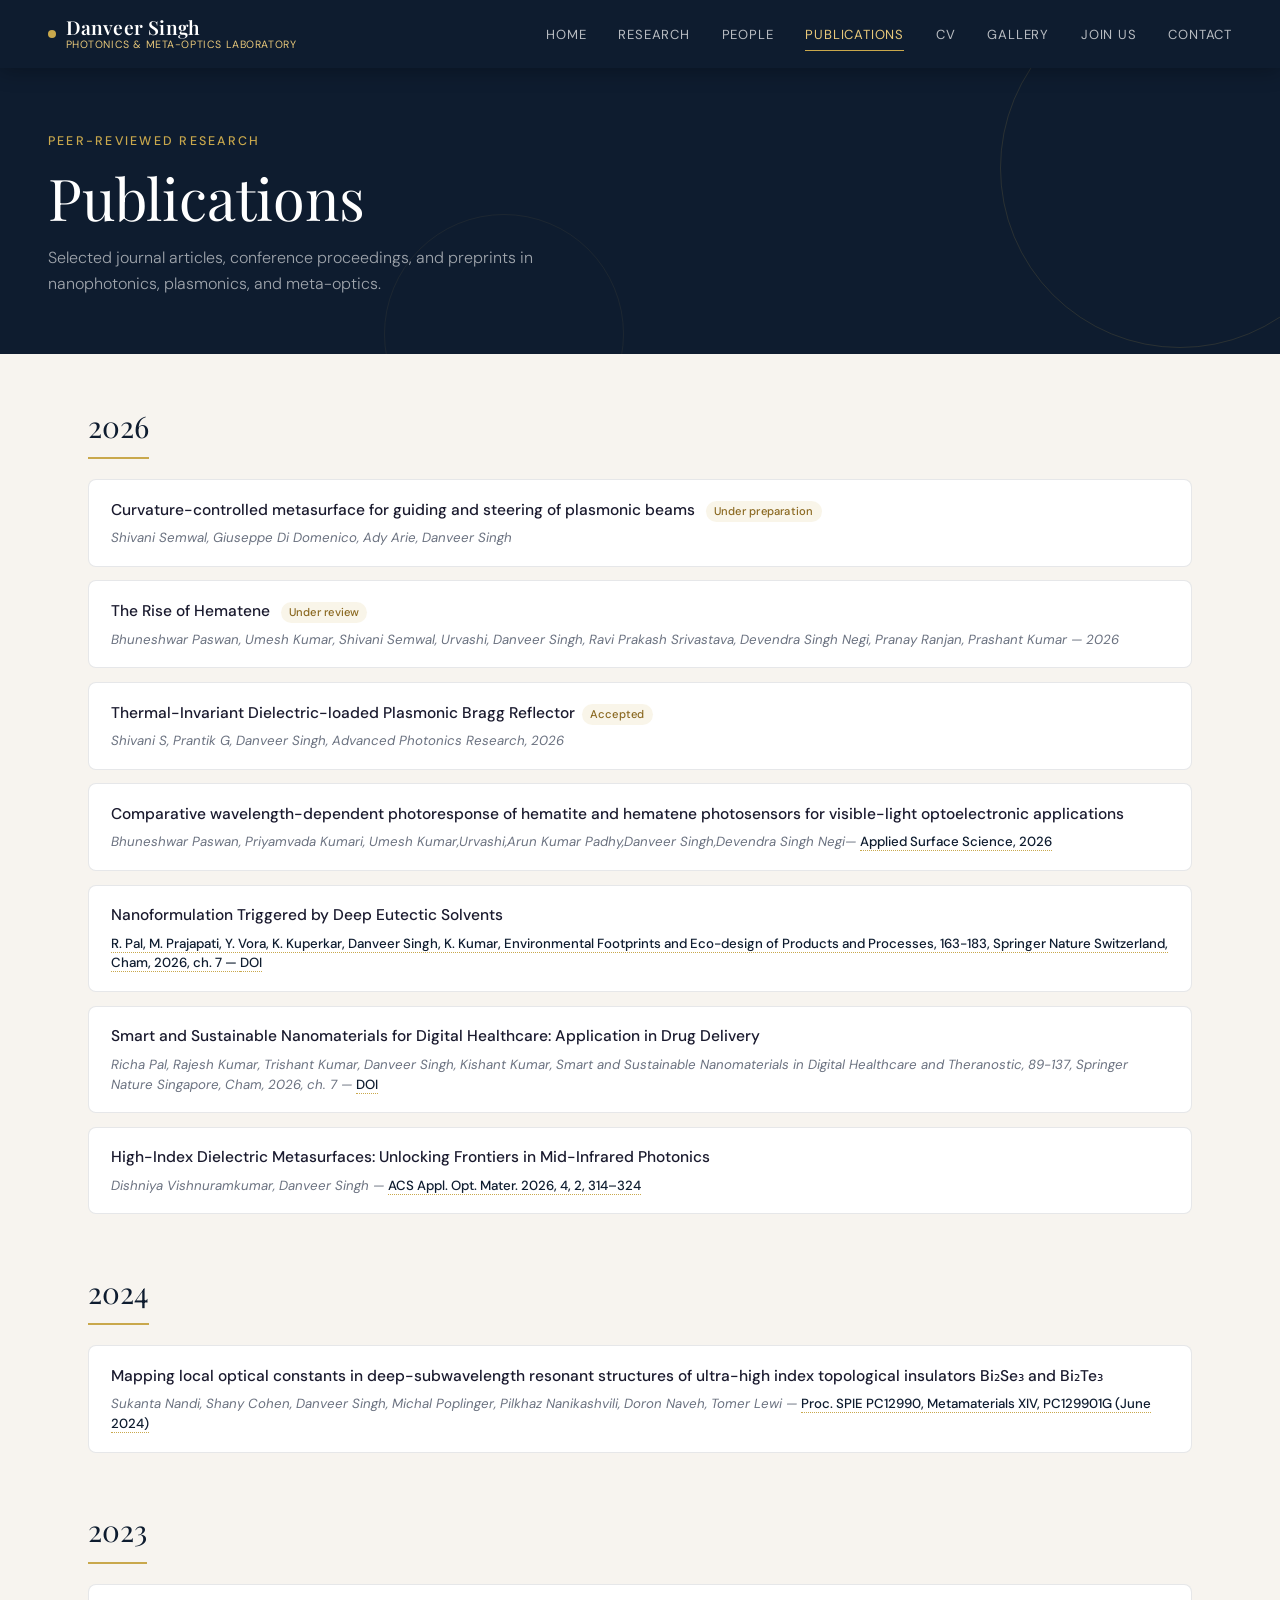
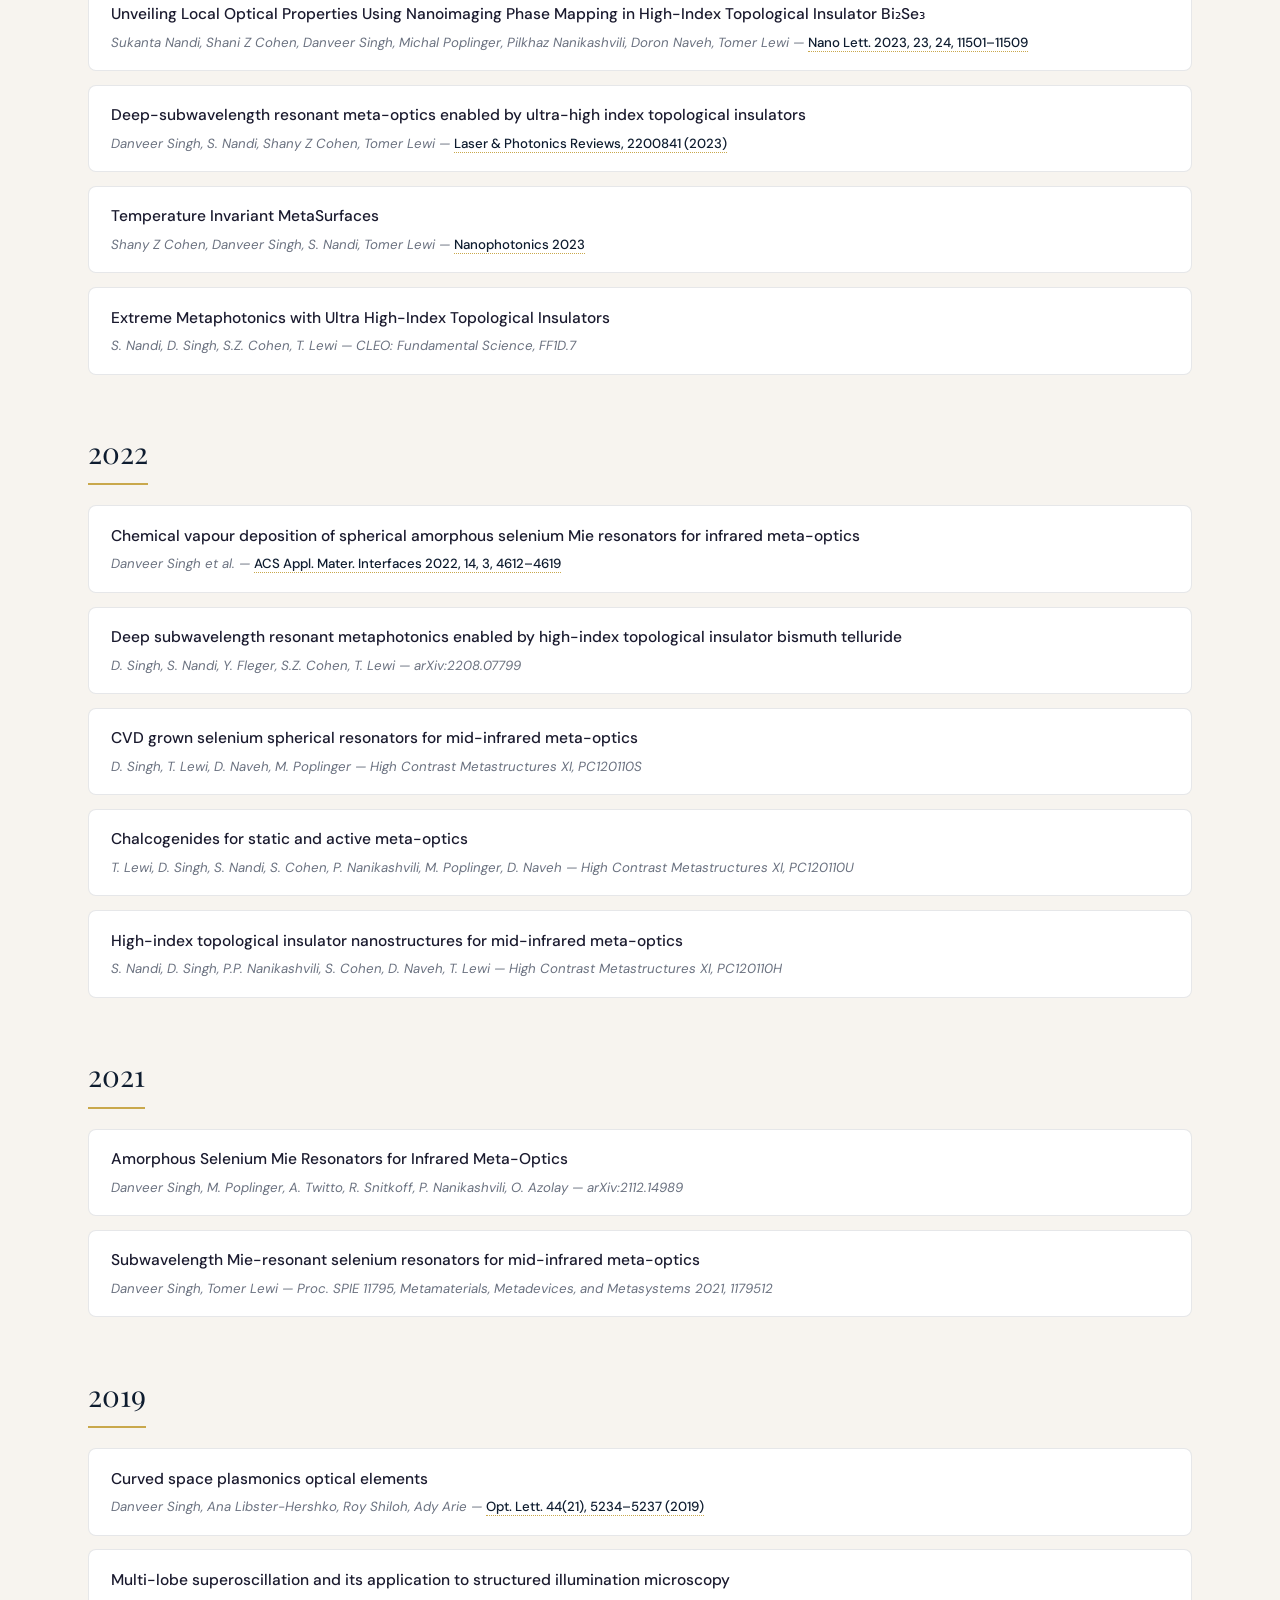
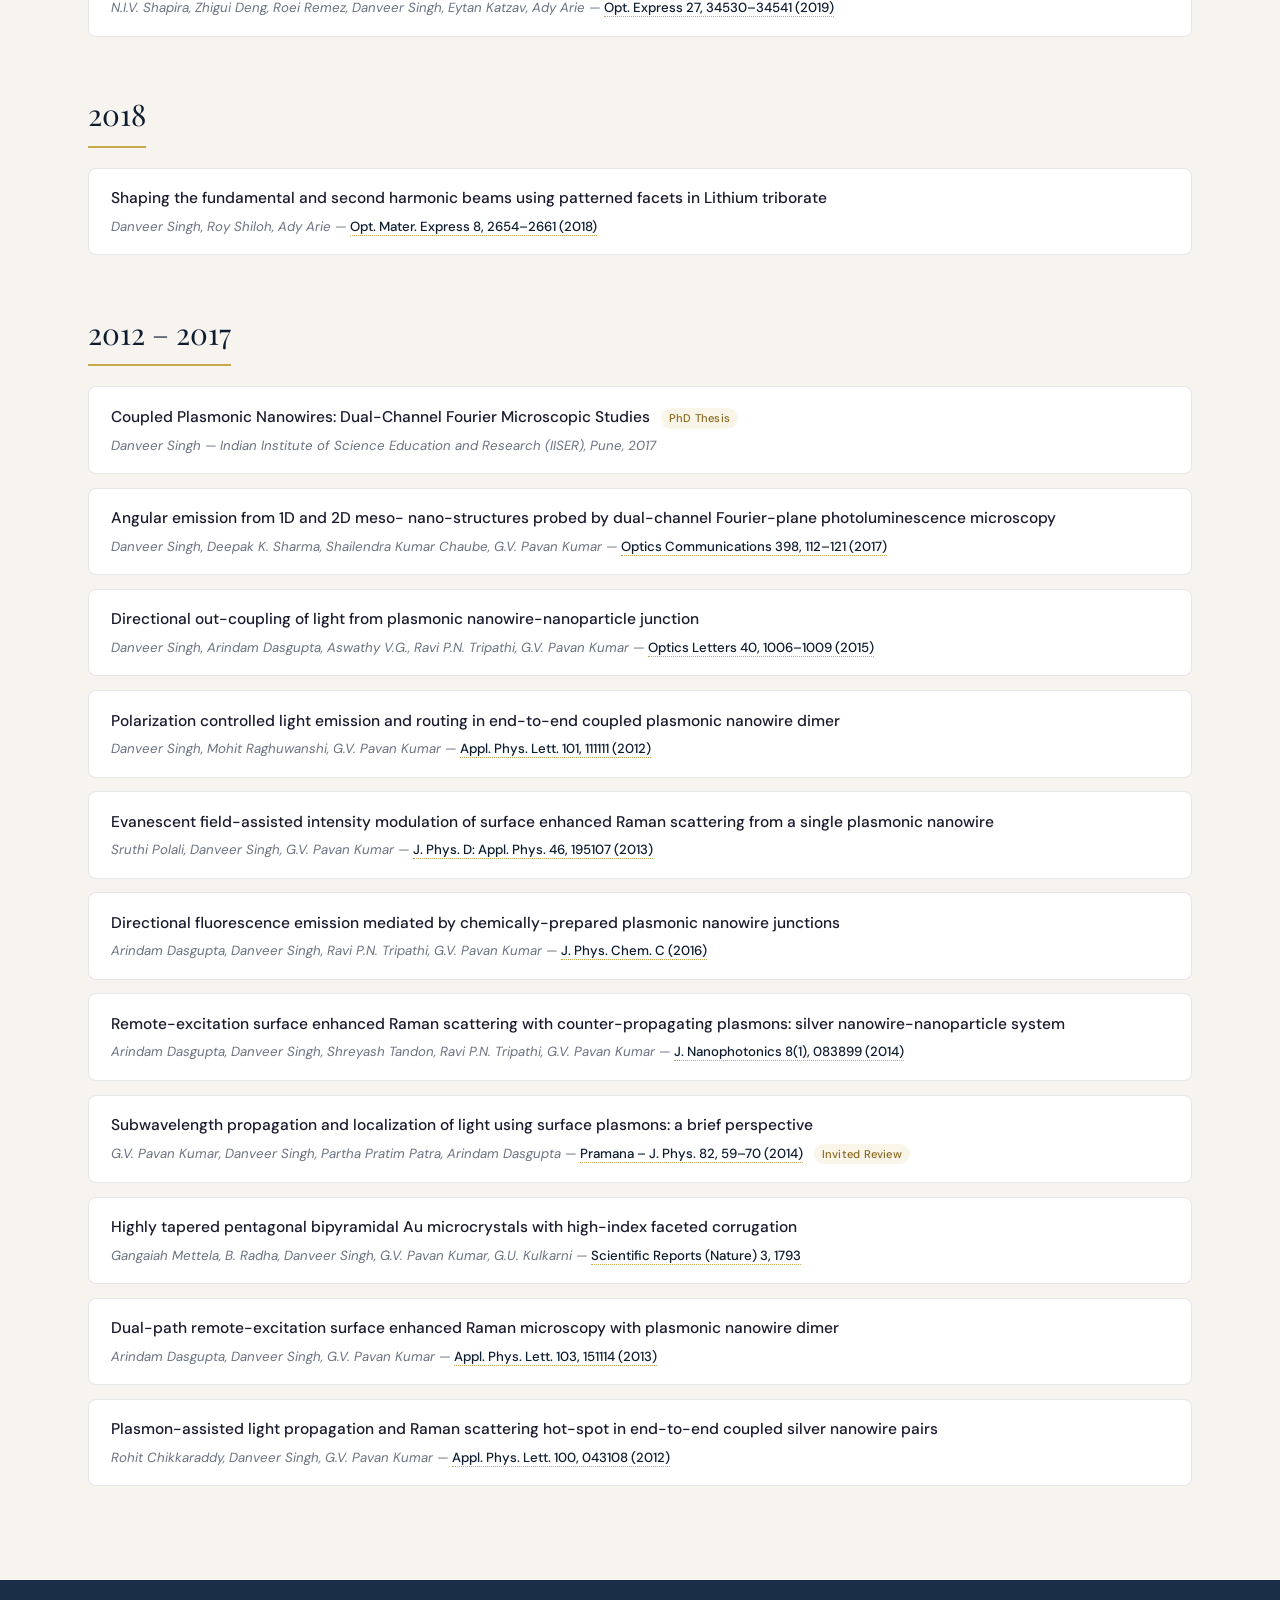
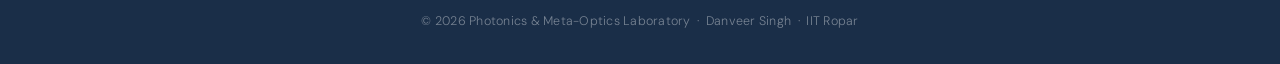
<file: publications.html>
<!DOCTYPE html>
<html lang="en">
<head>
<meta charset="UTF-8">
<meta name="viewport" content="width=device-width, initial-scale=1.0">
<title>Publications — Danveer Singh</title>
<link href="https://fonts.googleapis.com/css2?family=Playfair+Display:wght@400;500;600&family=DM+Sans:wght@300;400;500&display=swap" rel="stylesheet">
<link rel="stylesheet" href="styles.css">
</head>
<body>

<nav>
  <a href="index.html" class="nav-brand"><span class="brand-stack"><span>Danveer Singh</span><span class="brand-lab">Photonics &amp; Meta-Optics Laboratory</span></span></a>
  <button class="nav-toggle" onclick="document.querySelector('.nav-links').classList.toggle('open')">☰</button>
  <ul class="nav-links">
    <li><a href="index.html">Home</a></li>
    <li><a href="research.html">Research</a></li>
    <li><a href="people.html">People</a></li>
    <li><a href="publications.html" class="active">Publications</a></li>
    <li><a href="cv.html">CV</a></li>
    <li><a href="gallery.html">Gallery</a></li>
    <li><a href="join.html">Join Us</a></li>
    <li><a href="contact.html">Contact</a></li>
  </ul>
</nav>

<header class="page-header">
  <p class="header-eyebrow">Peer-reviewed Research</p>
  <h1>Publications</h1>
  <p class="subtitle">Selected journal articles, conference proceedings, and preprints in nanophotonics, plasmonics, and meta-optics.</p>
</header>

<main>

  <h2 class="pub-year">2026</h2>
  <ul class="pub-list">
    <li class="pub-item">
      <p class="pub-title">Curvature-controlled metasurface for guiding and steering of plasmonic beams <span class="pub-status">Under preparation</span></p>
      <p class="pub-meta">Shivani Semwal, Giuseppe Di Domenico, Ady Arie, Danveer Singh</p>
    </li>
    <li class="pub-item">
      <p class="pub-title">The Rise of Hematene <span class="pub-status">Under review</span></p>
      <p class="pub-meta">Bhuneshwar Paswan, Umesh Kumar, Shivani Semwal, Urvashi, Danveer Singh, Ravi Prakash Srivastava, Devendra Singh Negi, Pranay Ranjan, Prashant Kumar — 2026</p>
    </li>
    <li class="pub-item">
      <p class="pub-title">Thermal-Invariant Dielectric-loaded Plasmonic Bragg Reflector<span class="pub-status">Accepted</span></p>
      <p class="pub-meta">Shivani S, Prantik G, Danveer Singh, Advanced Photonics Research, 2026</p>
    </li>
    <li class="pub-item">
      <p class="pub-title">Comparative wavelength-dependent photoresponse of hematite and hematene photosensors for visible-light optoelectronic applications</p>
      <p class="pub-meta">Bhuneshwar Paswan, Priyamvada Kumari, Umesh Kumar,Urvashi,Arun Kumar Padhy,Danveer Singh,Devendra Singh Negi— <a href="https://doi.org/10.1016/j.apsusc.2026.169033" target="_blank"> Applied Surface Science, 2026</p>
    </li>
    <li class="pub-item book-chapter">
  <p class="pub-title">Nanoformulation Triggered by Deep Eutectic Solvents</p>
  <p class="pub-meta">R. Pal, M. Prajapati, Y. Vora, K. Kuperkar, Danveer Singh, K. Kumar, Environmental Footprints and Eco-design of Products and Processes, 163-183, Springer Nature Switzerland, Cham, 2026, ch. 7 — <a href="https://doi.org/10.1007/978-3-032-15349-4_7" target="_blank" rel="noopener">DOI</a></p>
</li>
<li class="pub-item book-chapter">
  <p class="pub-title">Smart and Sustainable Nanomaterials for Digital Healthcare: Application in Drug Delivery</p>
  <p class="pub-meta">Richa Pal, Rajesh Kumar, Trishant Kumar, Danveer Singh, Kishant Kumar, Smart and Sustainable Nanomaterials in Digital Healthcare and Theranostic, 89-137, Springer Nature Singapore, Cham, 2026, ch. 7 — <a href="https://doi.org/10.1007/978-3-032-15349-4_7" target="_blank" rel="noopener">DOI</a></p>
</li>
    
    <li class="pub-item">
      <p class="pub-title">High-Index Dielectric Metasurfaces: Unlocking Frontiers in Mid-Infrared Photonics</p>
      <p class="pub-meta">Dishniya Vishnuramkumar, Danveer Singh — <a href="https://pubs.acs.org/doi/full/10.1021/acsaom.5c00613" target="_blank">ACS Appl. Opt. Mater. 2026, 4, 2, 314–324</a></p>
    </li>
  </ul>

  <h2 class="pub-year">2024</h2>
  <ul class="pub-list">
    <li class="pub-item">
      <p class="pub-title">Mapping local optical constants in deep-subwavelength resonant structures of ultra-high index topological insulators Bi₂Se₃ and Bi₂Te₃</p>
      <p class="pub-meta">Sukanta Nandi, Shany Cohen, Danveer Singh, Michal Poplinger, Pilkhaz Nanikashvili, Doron Naveh, Tomer Lewi — <a href="https://www.spiedigitallibrary.org/conference-proceedings-of-spie/PC12990/PC129901G/Mapping-local-optical-constants-in-deep-subwavelength-resonant-structures-of/10.1117/12.3016085.short" target="_blank">Proc. SPIE PC12990, Metamaterials XIV, PC129901G (June 2024)</a></p>
    </li>
  </ul>

  <h2 class="pub-year">2023</h2>
  <ul class="pub-list">
    <li class="pub-item">
      <p class="pub-title">Unveiling Local Optical Properties Using Nanoimaging Phase Mapping in High-Index Topological Insulator Bi₂Se₃</p>
      <p class="pub-meta">Sukanta Nandi, Shani Z Cohen, Danveer Singh, Michal Poplinger, Pilkhaz Nanikashvili, Doron Naveh, Tomer Lewi — <a href="https://doi.org/10.1021/acs.nanolett.3c03128" target="_blank">Nano Lett. 2023, 23, 24, 11501–11509</a></p>
    </li>
    <li class="pub-item">
      <p class="pub-title">Deep-subwavelength resonant meta-optics enabled by ultra-high index topological insulators</p>
      <p class="pub-meta">Danveer Singh, S. Nandi, Shany Z Cohen, Tomer Lewi — <a href="https://doi.org/10.1002/lpor.202200841" target="_blank">Laser & Photonics Reviews, 2200841 (2023)</a></p>
    </li>
    <li class="pub-item">
      <p class="pub-title">Temperature Invariant MetaSurfaces</p>
      <p class="pub-meta">Shany Z Cohen, Danveer Singh, S. Nandi, Tomer Lewi — <a href="https://doi.org/10.1515/nanoph-2023-0075" target="_blank">Nanophotonics 2023</a></p>
    </li>
    <li class="pub-item">
      <p class="pub-title">Extreme Metaphotonics with Ultra High-Index Topological Insulators</p>
      <p class="pub-meta">S. Nandi, D. Singh, S.Z. Cohen, T. Lewi — CLEO: Fundamental Science, FF1D.7</p>
    </li>
  </ul>

  <h2 class="pub-year">2022</h2>
  <ul class="pub-list">
    <li class="pub-item">
      <p class="pub-title">Chemical vapour deposition of spherical amorphous selenium Mie resonators for infrared meta-optics</p>
      <p class="pub-meta">Danveer Singh et al. — <a href="https://pubs.acs.org/doi/10.1021/acsami.1c17812" target="_blank">ACS Appl. Mater. Interfaces 2022, 14, 3, 4612–4619</a></p>
    </li>
    <li class="pub-item">
      <p class="pub-title">Deep subwavelength resonant metaphotonics enabled by high-index topological insulator bismuth telluride</p>
      <p class="pub-meta">D. Singh, S. Nandi, Y. Fleger, S.Z. Cohen, T. Lewi — arXiv:2208.07799</p>
    </li>
    <li class="pub-item">
      <p class="pub-title">CVD grown selenium spherical resonators for mid-infrared meta-optics</p>
      <p class="pub-meta">D. Singh, T. Lewi, D. Naveh, M. Poplinger — High Contrast Metastructures XI, PC120110S</p>
    </li>
    <li class="pub-item">
      <p class="pub-title">Chalcogenides for static and active meta-optics</p>
      <p class="pub-meta">T. Lewi, D. Singh, S. Nandi, S. Cohen, P. Nanikashvili, M. Poplinger, D. Naveh — High Contrast Metastructures XI, PC120110U</p>
    </li>
    <li class="pub-item">
      <p class="pub-title">High-index topological insulator nanostructures for mid-infrared meta-optics</p>
      <p class="pub-meta">S. Nandi, D. Singh, P.P. Nanikashvili, S. Cohen, D. Naveh, T. Lewi — High Contrast Metastructures XI, PC120110H</p>
    </li>
  </ul>

  <h2 class="pub-year">2021</h2>
  <ul class="pub-list">
    <li class="pub-item">
      <p class="pub-title">Amorphous Selenium Mie Resonators for Infrared Meta-Optics</p>
      <p class="pub-meta">Danveer Singh, M. Poplinger, A. Twitto, R. Snitkoff, P. Nanikashvili, O. Azolay — arXiv:2112.14989</p>
    </li>
    <li class="pub-item">
      <p class="pub-title">Subwavelength Mie-resonant selenium resonators for mid-infrared meta-optics</p>
      <p class="pub-meta">Danveer Singh, Tomer Lewi — Proc. SPIE 11795, Metamaterials, Metadevices, and Metasystems 2021, 1179512</p>
    </li>
  </ul>

  <h2 class="pub-year">2019</h2>
  <ul class="pub-list">
    <li class="pub-item">
      <p class="pub-title">Curved space plasmonics optical elements</p>
      <p class="pub-meta">Danveer Singh, Ana Libster-Hershko, Roy Shiloh, Ady Arie — <a href="https://www.osapublishing.org/ol/abstract.cfm?uri=ol-44-21-5234" target="_blank">Opt. Lett. 44(21), 5234–5237 (2019)</a></p>
    </li>
    <li class="pub-item">
      <p class="pub-title">Multi-lobe superoscillation and its application to structured illumination microscopy</p>
      <p class="pub-meta">N.I.V. Shapira, Zhigui Deng, Roei Remez, Danveer Singh, Eytan Katzav, Ady Arie — <a href="https://www.osapublishing.org/oe/abstract.cfm?uri=oe-27-24-34530" target="_blank">Opt. Express 27, 34530–34541 (2019)</a></p>
    </li>
  </ul>

  <h2 class="pub-year">2018</h2>
  <ul class="pub-list">
    <li class="pub-item">
      <p class="pub-title">Shaping the fundamental and second harmonic beams using patterned facets in Lithium triborate</p>
      <p class="pub-meta">Danveer Singh, Roy Shiloh, Ady Arie — <a href="https://www.osapublishing.org/ome/abstract.cfm?uri=ome-8-9-2654" target="_blank">Opt. Mater. Express 8, 2654–2661 (2018)</a></p>
    </li>
  </ul>

  <h2 class="pub-year">2012 – 2017</h2>
  <ul class="pub-list">
    <li class="pub-item">
      <p class="pub-title">Coupled Plasmonic Nanowires: Dual-Channel Fourier Microscopic Studies <span class="pub-status">PhD Thesis</span></p>
      <p class="pub-meta">Danveer Singh — Indian Institute of Science Education and Research (IISER), Pune, 2017</p>
    </li>
    <li class="pub-item">
      <p class="pub-title">Angular emission from 1D and 2D meso- nano-structures probed by dual-channel Fourier-plane photoluminescence microscopy</p>
      <p class="pub-meta">Danveer Singh, Deepak K. Sharma, Shailendra Kumar Chaube, G.V. Pavan Kumar — <a href="http://www.sciencedirect.com/science/article/pii/S0030401817303176" target="_blank">Optics Communications 398, 112–121 (2017)</a></p>
    </li>
    <li class="pub-item">
      <p class="pub-title">Directional out-coupling of light from plasmonic nanowire-nanoparticle junction</p>
      <p class="pub-meta">Danveer Singh, Arindam Dasgupta, Aswathy V.G., Ravi P.N. Tripathi, G.V. Pavan Kumar — <a href="https://www.osapublishing.org/ol/abstract.cfm?uri=ol-40-6-1006" target="_blank">Optics Letters 40, 1006–1009 (2015)</a></p>
    </li>
    <li class="pub-item">
      <p class="pub-title">Polarization controlled light emission and routing in end-to-end coupled plasmonic nanowire dimer</p>
      <p class="pub-meta">Danveer Singh, Mohit Raghuwanshi, G.V. Pavan Kumar — <a href="http://scitation.aip.org/content/aip/journal/apl/101/11/10.1063/1.4752718" target="_blank">Appl. Phys. Lett. 101, 111111 (2012)</a></p>
    </li>
    <li class="pub-item">
      <p class="pub-title">Evanescent field-assisted intensity modulation of surface enhanced Raman scattering from a single plasmonic nanowire</p>
      <p class="pub-meta">Sruthi Polali, Danveer Singh, G.V. Pavan Kumar — <a href="http://iopscience.iop.org/article/10.1088/0022-3727/46/19/195107/meta" target="_blank">J. Phys. D: Appl. Phys. 46, 195107 (2013)</a></p>
    </li>
    <li class="pub-item">
      <p class="pub-title">Directional fluorescence emission mediated by chemically-prepared plasmonic nanowire junctions</p>
      <p class="pub-meta">Arindam Dasgupta, Danveer Singh, Ravi P.N. Tripathi, G.V. Pavan Kumar — <a href="http://pubs.acs.org/doi/abs/10.1021/acs.jpcc.6b04718" target="_blank">J. Phys. Chem. C (2016)</a></p>
    </li>
    <li class="pub-item">
      <p class="pub-title">Remote-excitation surface enhanced Raman scattering with counter-propagating plasmons: silver nanowire-nanoparticle system</p>
      <p class="pub-meta">Arindam Dasgupta, Danveer Singh, Shreyash Tandon, Ravi P.N. Tripathi, G.V. Pavan Kumar — <a href="http://spie.org/Publications/Journal/10.1117/1.JNP.8.083899" target="_blank">J. Nanophotonics 8(1), 083899 (2014)</a></p>
    </li>
    <li class="pub-item">
      <p class="pub-title">Subwavelength propagation and localization of light using surface plasmons: a brief perspective</p>
      <p class="pub-meta">G.V. Pavan Kumar, Danveer Singh, Partha Pratim Patra, Arindam Dasgupta — <a href="http://link.springer.com/article/10.1007/s12043-013-0643-z" target="_blank">Pramana – J. Phys. 82, 59–70 (2014)</a> <span class="pub-status">Invited Review</span></p>
    </li>
    <li class="pub-item">
      <p class="pub-title">Highly tapered pentagonal bipyramidal Au microcrystals with high-index faceted corrugation</p>
      <p class="pub-meta">Gangaiah Mettela, B. Radha, Danveer Singh, G.V. Pavan Kumar, G.U. Kulkarni — <a href="http://www.nature.com/articles/srep01793" target="_blank">Scientific Reports (Nature) 3, 1793</a></p>
    </li>
    <li class="pub-item">
      <p class="pub-title">Dual-path remote-excitation surface enhanced Raman microscopy with plasmonic nanowire dimer</p>
      <p class="pub-meta">Arindam Dasgupta, Danveer Singh, G.V. Pavan Kumar — <a href="http://aip.scitation.org/doi/full/10.1063/1.4824896" target="_blank">Appl. Phys. Lett. 103, 151114 (2013)</a></p>
    </li>
    <li class="pub-item">
      <p class="pub-title">Plasmon-assisted light propagation and Raman scattering hot-spot in end-to-end coupled silver nanowire pairs</p>
      <p class="pub-meta">Rohit Chikkaraddy, Danveer Singh, G.V. Pavan Kumar — <a href="http://scitation.aip.org/content/aip/journal/apl/100/4/10.1063/1.3679649" target="_blank">Appl. Phys. Lett. 100, 043108 (2012)</a></p>
    </li>
  </ul>

</main>

<footer>
  &copy; 2026 Photonics &amp; Meta-Optics Laboratory &nbsp;·&nbsp; Danveer Singh &nbsp;·&nbsp; IIT Ropar
</footer>

</body>
</html>
</file>
<file: styles.css>
/* ============================================================
   DANVEER SINGH — Personal Academic Website
   Theme: Navy + Gold (Academic / Elegant)
   ============================================================ */

*, *::before, *::after { box-sizing: border-box; margin: 0; padding: 0; }

:root {
  --navy: #0e1c2f;
  --navy-mid: #1a2e48;
  --navy-light: #2a4666;
  --gold: #c9a84c;
  --gold-light: #e8c87a;
  --gold-soft: rgba(201, 168, 76, 0.12);
  --cream: #f7f4ef;
  --paper: #ffffff;
  --text: #1a1a2e;
  --text-soft: #4a4a5e;
  --muted: #6b7280;
  --border: rgba(14, 28, 47, 0.1);
  --border-strong: rgba(14, 28, 47, 0.2);
  --shadow-sm: 0 1px 3px rgba(0,0,0,0.06), 0 4px 16px rgba(0,0,0,0.04);
  --shadow-md: 0 4px 14px rgba(14,28,47,0.08), 0 12px 32px rgba(14,28,47,0.06);
  --shadow-lg: 0 8px 32px rgba(14,28,47,0.14);
}

html { scroll-behavior: smooth; }

body {
  font-family: 'DM Sans', -apple-system, BlinkMacSystemFont, sans-serif;
  background: var(--cream);
  color: var(--text);
  min-height: 100vh;
  line-height: 1.6;
  -webkit-font-smoothing: antialiased;
}

a { color: var(--navy); text-decoration: none; transition: color 0.2s; }
a:hover { color: var(--gold); }

img { max-width: 100%; height: auto; display: block; }

/* ============== NAVIGATION ============== */
nav {
  background: var(--navy);
  padding: 0 3rem;
  display: flex;
  align-items: center;
  justify-content: space-between;
  height: 68px;
  position: sticky;
  top: 0;
  z-index: 100;
  box-shadow: 0 2px 20px rgba(0,0,0,0.3);
}

.nav-brand {
  color: white;
  font-family: 'Playfair Display', serif;
  font-size: 1.2rem;
  font-weight: 600;
  letter-spacing: 0.01em;
  text-decoration: none;
  display: flex;
  align-items: center;
  gap: 0.6rem;
}

.nav-brand .brand-stack {
  display: flex;
  flex-direction: column;
  line-height: 1.18;
}
.nav-brand .brand-lab {
  font-family: 'DM Sans', sans-serif;
  font-size: 0.66rem;
  font-weight: 400;
  letter-spacing: 0.055em;
  text-transform: uppercase;
  color: var(--gold-light);
}

.nav-brand::before {
  content: '';
  width: 8px;
  height: 8px;
  border-radius: 50%;
  background: var(--gold);
}

.nav-brand:hover { color: white; }

.nav-links {
  display: flex;
  gap: 2rem;
  list-style: none;
  align-items: center;
}

.nav-links a {
  color: rgba(255, 255, 255, 0.7);
  text-decoration: none;
  font-size: 0.82rem;
  font-weight: 400;
  letter-spacing: 0.06em;
  text-transform: uppercase;
  transition: color 0.2s;
  position: relative;
  padding: 0.25rem 0;
}

.nav-links a::after {
  content: '';
  position: absolute;
  bottom: -4px;
  left: 0;
  width: 0;
  height: 1px;
  background: var(--gold);
  transition: width 0.3s ease;
}

.nav-links a:hover,
.nav-links a.active {
  color: var(--gold-light);
}

.nav-links a.active::after,
.nav-links a:hover::after {
  width: 100%;
}

.nav-toggle {
  display: none;
  background: none;
  border: none;
  color: white;
  font-size: 1.5rem;
  cursor: pointer;
}

/* ============== HEADER ============== */
.page-header {
  background: var(--navy);
  padding: 4rem 3rem 3.5rem;
  position: relative;
  overflow: hidden;
}

.page-header::before {
  content: '';
  position: absolute;
  top: -80px;
  right: -80px;
  width: 360px;
  height: 360px;
  border-radius: 50%;
  border: 1px solid rgba(201, 168, 76, 0.15);
  pointer-events: none;
}

.page-header::after {
  content: '';
  position: absolute;
  bottom: -100px;
  left: 30%;
  width: 240px;
  height: 240px;
  border-radius: 50%;
  border: 1px solid rgba(201, 168, 76, 0.08);
  pointer-events: none;
}

.header-eyebrow {
  color: var(--gold);
  font-size: 0.78rem;
  letter-spacing: 0.18em;
  text-transform: uppercase;
  font-weight: 500;
  margin-bottom: 0.85rem;
  position: relative;
  z-index: 1;
}

.page-header h1 {
  font-family: 'Playfair Display', serif;
  font-size: clamp(2.2rem, 5vw, 3.6rem);
  color: white;
  font-weight: 400;
  line-height: 1.1;
  margin-bottom: 1rem;
  position: relative;
  z-index: 1;
}

.page-header p.subtitle {
  color: rgba(255, 255, 255, 0.6);
  font-size: 1rem;
  font-weight: 300;
  max-width: 580px;
  line-height: 1.65;
  position: relative;
  z-index: 1;
}

/* ============== MAIN LAYOUT ============== */
main {
  max-width: 1200px;
  margin: 0 auto;
  padding: 3rem 3rem 5rem;
}

.section-label {
  display: flex;
  align-items: center;
  gap: 1rem;
  margin-bottom: 1.75rem;
  margin-top: 3rem;
}

.section-label:first-child { margin-top: 0; }

.section-label h2 {
  font-family: 'Playfair Display', serif;
  font-size: 1.5rem;
  font-weight: 400;
  color: var(--navy);
  white-space: nowrap;
}

.section-label::after {
  content: '';
  flex: 1;
  height: 1px;
  background: var(--border);
}

/* ============== PROSE CONTENT ============== */
.prose p {
  font-size: 1rem;
  line-height: 1.75;
  color: var(--text-soft);
  margin-bottom: 1.25rem;
}

.prose p strong { color: var(--text); font-weight: 500; }

.prose a {
  color: var(--navy);
  border-bottom: 1px solid var(--gold);
  padding-bottom: 1px;
  transition: all 0.2s;
}

.prose a:hover {
  color: var(--gold);
  border-bottom-color: var(--gold);
}

.prose ul {
  list-style: none;
  padding-left: 0;
  margin-bottom: 1.5rem;
}

.prose ul li {
  position: relative;
  padding-left: 1.5rem;
  margin-bottom: 0.6rem;
  color: var(--text-soft);
  line-height: 1.65;
}

.prose ul li::before {
  content: '';
  position: absolute;
  left: 0;
  top: 0.65rem;
  width: 6px;
  height: 6px;
  background: var(--gold);
  border-radius: 50%;
}

/* ============== HOME / HERO ============== */
.hero {
  background: var(--navy);
  padding: 5rem 3rem 4rem;
  position: relative;
  overflow: hidden;
}

.hero-grid {
  max-width: 1200px;
  margin: 0 auto;
  display: grid;
  grid-template-columns: 1.4fr 1fr;
  gap: 4rem;
  align-items: center;
  position: relative;
  z-index: 1;
}

.hero h1 {
  font-family: 'Playfair Display', serif;
  font-size: clamp(2.5rem, 5.5vw, 4.2rem);
  font-weight: 400;
  color: white;
  line-height: 1.05;
  margin-bottom: 1.25rem;
  letter-spacing: -0.01em;
}

.hero h1 .accent {
  color: var(--gold);
  font-style: italic;
}

.hero p.lead {
  color: rgba(255, 255, 255, 0.65);
  font-size: 1.1rem;
  line-height: 1.7;
  font-weight: 300;
  margin-bottom: 2rem;
}

.hero-cta {
  display: flex;
  gap: 1rem;
  flex-wrap: wrap;
}

.btn {
  display: inline-flex;
  align-items: center;
  gap: 0.5rem;
  padding: 0.85rem 1.6rem;
  border-radius: 6px;
  font-size: 0.88rem;
  font-weight: 500;
  letter-spacing: 0.02em;
  text-decoration: none;
  transition: all 0.2s;
  border: 1px solid transparent;
  cursor: pointer;
}

.btn-primary {
  background: var(--gold);
  color: var(--navy);
}

.btn-primary:hover {
  background: var(--gold-light);
  color: var(--navy);
  transform: translateY(-2px);
}

.btn-ghost {
  background: transparent;
  color: rgba(255, 255, 255, 0.85);
  border-color: rgba(255, 255, 255, 0.2);
}

.btn-ghost:hover {
  border-color: var(--gold);
  color: var(--gold-light);
}

.hero-image {
  position: relative;
  border-radius: 12px;
  overflow: hidden;
  aspect-ratio: 4/5;
  box-shadow: 0 20px 60px rgba(0,0,0,0.4);
  border: 1px solid rgba(201, 168, 76, 0.3);
}

.hero-image::before {
  content: '';
  position: absolute;
  inset: 0;
  background: linear-gradient(135deg, transparent 0%, rgba(14,28,47,0.4) 100%);
  z-index: 1;
}

.hero-image img {
  width: 100%;
  height: 100%;
  object-fit: cover;
}

.hero::before {
  content: '';
  position: absolute;
  top: -100px;
  right: -100px;
  width: 400px;
  height: 400px;
  border-radius: 50%;
  border: 1px solid rgba(201, 168, 76, 0.12);
  pointer-events: none;
}

.hero::after {
  content: '';
  position: absolute;
  bottom: -120px;
  left: 20%;
  width: 280px;
  height: 280px;
  border-radius: 50%;
  border: 1px solid rgba(201, 168, 76, 0.08);
  pointer-events: none;
}

/* ============== RESEARCH AREAS GRID ============== */
.research-grid {
  display: grid;
  grid-template-columns: repeat(auto-fit, minmax(240px, 1fr));
  gap: 1.25rem;
  margin: 2rem 0;
}

.research-card {
  background: var(--paper);
  padding: 0;
  border-radius: 10px;
  border: 1px solid var(--border);
  transition: transform 0.3s, box-shadow 0.3s, border-color 0.3s;
  position: relative;
  overflow: hidden;
  display: flex;
  flex-direction: column;
}

.research-card:hover {
  transform: translateY(-4px);
  box-shadow: var(--shadow-md);
  border-color: var(--gold);
}

.research-card .card-num {
  font-family: 'Playfair Display', serif;
  font-size: 1.2rem;
  color: var(--gold);
  font-style: italic;
  margin: 1.25rem 1.5rem 0.4rem;
}

.research-card h3 {
  font-family: 'Playfair Display', serif;
  font-size: 1.05rem;
  color: var(--navy);
  font-weight: 500;
  line-height: 1.3;
  margin: 0 1.5rem 1rem;
}

.research-card .card-illustration {
  background: linear-gradient(135deg, #f4f1eb 0%, #ebe4d4 100%);
  padding: 0.85rem;
  border-top: 1px solid var(--border);
  display: flex;
  align-items: center;
  justify-content: center;
  min-height: 175px;
  margin-top: auto;
  transition: background 0.3s ease;
}

.research-card:hover .card-illustration {
  background: linear-gradient(135deg, #ebe4d4 0%, #e0d5b8 100%);
}

.research-card .card-illustration svg {
  width: 100%;
  max-width: 240px;
  height: auto;
  display: block;
}

/* ============== RESEARCH ITEMS (long form) ============== */
.research-item {
  background: var(--paper);
  border-radius: 12px;
  border: 1px solid var(--border);
  overflow: hidden;
  margin-bottom: 1.75rem;
  display: grid;
  grid-template-columns: 1fr 1fr;
  transition: box-shadow 0.3s;
  align-items: stretch;
}

.research-item:hover { box-shadow: var(--shadow-md); }

.research-item.reverse { grid-template-columns: 1fr 1fr; }

.research-item .ri-image {
  background: #ffffff;
  position: relative;
  overflow: hidden;
  display: flex;
  align-items: center;
  justify-content: center;
  padding: 1.25rem;
}

.research-item .ri-image img {
  max-width: 100%;
  max-height: 100%;
  width: 100%;
  height: auto;
  object-fit: contain;
}

.research-item .ri-content {
  padding: 2rem 2rem;
  display: flex;
  flex-direction: column;
  justify-content: center;
}

.research-item h3 {
  font-family: 'Playfair Display', serif;
  font-size: 1.25rem;
  color: var(--navy);
  font-weight: 500;
  margin-bottom: 0.75rem;
  line-height: 1.3;
}

.research-item p {
  color: var(--text-soft);
  font-size: 0.93rem;
  line-height: 1.7;
  margin-bottom: 1rem;
}

.research-item .ri-link {
  display: inline-flex;
  align-items: center;
  gap: 0.4rem;
  font-size: 0.83rem;
  color: var(--navy);
  font-weight: 500;
  letter-spacing: 0.02em;
  text-transform: uppercase;
  border-bottom: 1px solid var(--gold);
  padding-bottom: 2px;
  transition: all 0.2s;
}

.research-item .ri-link:hover {
  color: var(--gold);
}

.research-item .ri-cite {
  display: block;
  font-size: 0.8rem;
  color: var(--muted);
  margin-top: 0.4rem;
  font-style: italic;
  line-height: 1.5;
}

/* ============== PEOPLE GRID ============== */
.people-grid {
  display: grid;
  grid-template-columns: repeat(auto-fill, minmax(280px, 1fr));
  gap: 1.5rem;
}

.person-card {
  background: var(--paper);
  border-radius: 12px;
  border: 1px solid var(--border);
  overflow: hidden;
  transition: transform 0.3s, box-shadow 0.3s;
}

.person-card:hover {
  transform: translateY(-4px);
  box-shadow: var(--shadow-md);
}

.person-photo {
  aspect-ratio: 1/1;
  background: #dde3ea;
  position: relative;
  overflow: hidden;
}

.person-photo img {
  width: 100%;
  height: 100%;
  object-fit: cover;
}

.person-info {
  padding: 1.25rem 1.35rem 1.5rem;
}

.person-info h3 {
  font-family: 'Playfair Display', serif;
  font-size: 1.1rem;
  color: var(--navy);
  font-weight: 500;
  margin-bottom: 0.25rem;
  line-height: 1.3;
}

.person-role {
  font-size: 0.78rem;
  color: var(--gold);
  background: var(--gold-soft);
  padding: 3px 10px;
  border-radius: 99px;
  display: inline-block;
  font-weight: 500;
  letter-spacing: 0.02em;
  margin-bottom: 0.85rem;
}

.person-bio {
  font-size: 0.85rem;
  color: var(--text-soft);
  line-height: 1.65;
}

.person-card.lead {
  grid-column: 1 / -1;
  display: grid;
  grid-template-columns: 320px 1fr;
}

.person-card.lead .person-photo {
  aspect-ratio: auto;
  height: 100%;
}

.person-card.lead .person-info {
  padding: 2rem 2.25rem;
  display: flex;
  flex-direction: column;
  justify-content: center;
}

.person-card.lead h3 {
  font-size: 1.5rem;
  margin-bottom: 0.3rem;
}

.person-card.lead .person-bio {
  font-size: 0.95rem;
  margin-bottom: 1rem;
}

.former-list {
  background: var(--paper);
  border-left: 3px solid var(--gold);
  padding: 1.25rem 1.5rem;
  border-radius: 0 8px 8px 0;
  margin-top: 1rem;
}

.former-list ol {
  padding-left: 1.25rem;
  color: var(--text-soft);
  font-size: 0.9rem;
}

.former-list ol li { margin-bottom: 0.4rem; }

/* ============== PUBLICATIONS ============== */
.pub-year {
  font-family: 'Playfair Display', serif;
  font-size: 1.85rem;
  color: var(--navy);
  font-weight: 400;
  margin: 2.5rem 0 1.25rem;
  padding-bottom: 0.5rem;
  border-bottom: 2px solid var(--gold);
  display: inline-block;
}

.pub-year:first-of-type { margin-top: 0; }

.pub-list {
  list-style: none;
  padding: 0;
}

.pub-item {
  background: var(--paper);
  border: 1px solid var(--border);
  border-radius: 8px;
  padding: 1.1rem 1.4rem;
  margin-bottom: 0.85rem;
  transition: box-shadow 0.2s, border-color 0.2s, transform 0.2s;
  position: relative;
}

.pub-item:hover {
  border-color: var(--gold);
  box-shadow: var(--shadow-sm);
  transform: translateX(4px);
}

.pub-item .pub-title {
  font-size: 0.97rem;
  color: var(--text);
  line-height: 1.55;
  font-weight: 500;
  margin-bottom: 0.4rem;
}

.pub-item .pub-meta {
  font-size: 0.83rem;
  color: var(--muted);
  font-style: italic;
  line-height: 1.5;
}

.pub-item .pub-meta a {
  color: var(--navy);
  border-bottom: 1px dotted var(--gold);
  font-style: normal;
  font-weight: 500;
}

.pub-item .pub-meta a:hover { color: var(--gold); }

.pub-item .pub-status {
  display: inline-block;
  font-size: 0.7rem;
  background: var(--gold-soft);
  color: #8a6820;
  padding: 2px 8px;
  border-radius: 99px;
  margin-left: 0.4rem;
  font-weight: 500;
  font-style: normal;
  letter-spacing: 0.02em;
}

/* ============== GALLERY ============== */
.filter-bar {
  background: white;
  border-bottom: 1px solid var(--border);
  padding: 0 3rem;
  display: flex;
  gap: 0;
  position: sticky;
  top: 68px;
  z-index: 90;
  margin: 0 -3rem;
}

.filter-btn {
  padding: 1rem 1.5rem;
  background: none;
  border: none;
  border-bottom: 2px solid transparent;
  color: var(--muted);
  font-family: 'DM Sans', sans-serif;
  font-size: 0.85rem;
  font-weight: 500;
  cursor: pointer;
  transition: all 0.2s;
  letter-spacing: 0.02em;
  margin-bottom: -1px;
}

.filter-btn:hover { color: var(--text); }

.filter-btn.active {
  color: var(--navy);
  border-bottom-color: var(--gold);
}

.count {
  display: inline-flex;
  align-items: center;
  justify-content: center;
  background: var(--border);
  color: var(--muted);
  font-size: 0.7rem;
  font-weight: 500;
  border-radius: 99px;
  padding: 1px 7px;
  margin-left: 6px;
  min-width: 20px;
}

.filter-btn.active .count {
  background: var(--gold-soft);
  color: #8a6820;
}

.photo-grid {
  display: grid;
  grid-template-columns: repeat(auto-fill, minmax(280px, 1fr));
  gap: 1.25rem;
  margin-top: 1.5rem;
}

.photo-grid.wide { grid-template-columns: repeat(2, 1fr); }

.photo-card {
  position: relative;
  border-radius: 10px;
  overflow: hidden;
  background: white;
  box-shadow: var(--shadow-sm);
  transition: transform 0.3s ease, box-shadow 0.3s ease;
  cursor: pointer;
}

.photo-card:hover {
  transform: translateY(-4px);
  box-shadow: var(--shadow-lg);
}

.photo-card.featured { grid-column: span 2; }

.photo-wrap {
  position: relative;
  overflow: hidden;
  aspect-ratio: 4/3;
  background: #dde3ea;
}

.photo-card.featured .photo-wrap { aspect-ratio: 16/7; }

.photo-wrap img {
  width: 100%;
  height: 100%;
  object-fit: cover;
  transition: transform 0.4s ease;
}

.photo-card:hover .photo-wrap img { transform: scale(1.04); }

.photo-overlay {
  position: absolute;
  inset: 0;
  background: linear-gradient(to top, rgba(14,28,47,0.72) 0%, transparent 55%);
  opacity: 0;
  transition: opacity 0.3s ease;
  display: flex;
  align-items: flex-end;
  padding: 1.25rem;
}

.photo-card:hover .photo-overlay { opacity: 1; }

.overlay-text { color: white; font-size: 0.85rem; font-weight: 300; }

.photo-caption {
  padding: 0.9rem 1.1rem;
  border-top: 1px solid var(--border);
}

.caption-text {
  font-size: 0.85rem;
  color: var(--text);
  line-height: 1.5;
}

.caption-meta {
  display: flex;
  align-items: center;
  gap: 0.5rem;
  margin-top: 0.4rem;
}

.caption-tag {
  font-size: 0.7rem;
  color: #8a6820;
  background: var(--gold-soft);
  padding: 2px 8px;
  border-radius: 99px;
  font-weight: 500;
}

.caption-year {
  font-size: 0.72rem;
  color: var(--muted);
  margin-left: auto;
}

/* ============== LIGHTBOX ============== */
.lightbox {
  display: none;
  position: fixed;
  inset: 0;
  background: rgba(5,10,20,0.93);
  z-index: 1000;
  align-items: center;
  justify-content: center;
  padding: 2rem;
}

.lightbox.open { display: flex; }

.lightbox-inner {
  max-width: 900px;
  width: 100%;
  position: relative;
  animation: lbIn 0.25s ease;
}

@keyframes lbIn {
  from { opacity: 0; transform: scale(0.96); }
  to   { opacity: 1; transform: scale(1); }
}

.lightbox-inner img {
  width: 100%;
  max-height: 75vh;
  object-fit: contain;
  border-radius: 10px;
}

.lightbox-caption {
  color: rgba(255,255,255,0.8);
  font-size: 0.9rem;
  text-align: center;
  margin-top: 1rem;
  font-weight: 300;
}

.lb-close {
  position: absolute;
  top: -2.5rem;
  right: 0;
  background: none;
  border: none;
  color: rgba(255,255,255,0.6);
  font-size: 1.8rem;
  cursor: pointer;
  line-height: 1;
}

.lb-close:hover { color: white; }

/* ============== CONTACT ============== */
.contact-grid {
  display: grid;
  grid-template-columns: 1fr 1fr;
  gap: 3rem;
}

.contact-info {
  background: var(--paper);
  border-radius: 12px;
  padding: 2rem 2.25rem;
  border: 1px solid var(--border);
}

.contact-row {
  display: flex;
  align-items: flex-start;
  gap: 1rem;
  padding: 1rem 0;
  border-bottom: 1px solid var(--border);
}

.contact-row:last-child { border-bottom: none; }

.contact-icon {
  width: 36px;
  height: 36px;
  border-radius: 50%;
  background: var(--gold-soft);
  display: flex;
  align-items: center;
  justify-content: center;
  flex-shrink: 0;
}

.contact-icon svg {
  width: 16px;
  height: 16px;
  color: #8a6820;
}

.contact-row .label {
  font-size: 0.72rem;
  text-transform: uppercase;
  color: var(--muted);
  letter-spacing: 0.06em;
  margin-bottom: 0.15rem;
}

.contact-row .value {
  font-size: 0.95rem;
  color: var(--text);
  line-height: 1.5;
}

.contact-row .value a {
  color: var(--navy);
  border-bottom: 1px dotted var(--gold);
}

/* ============== CONNECT BANNER ============== */
.connect-section {
  background: var(--navy);
  border-radius: 16px;
  padding: 2.5rem 3rem;
  display: flex;
  align-items: center;
  justify-content: space-between;
  gap: 2rem;
  margin-top: 3rem;
}

.connect-text h3 {
  font-family: 'Playfair Display', serif;
  font-size: 1.4rem;
  color: white;
  font-weight: 400;
  margin-bottom: 0.4rem;
}

.connect-text p {
  color: rgba(255, 255, 255, 0.5);
  font-size: 0.85rem;
  font-weight: 300;
}

.connect-links {
  display: flex;
  gap: 0.75rem;
  flex-wrap: wrap;
}

.connect-link {
  display: flex;
  align-items: center;
  gap: 0.5rem;
  padding: 0.55rem 1.1rem;
  border-radius: 8px;
  border: 1px solid rgba(255, 255, 255, 0.15);
  color: rgba(255, 255, 255, 0.85);
  text-decoration: none;
  font-size: 0.82rem;
  background: rgba(255, 255, 255, 0.05);
  transition: all 0.2s;
}

.connect-link:hover {
  background: var(--gold-soft);
  border-color: rgba(201, 168, 76, 0.4);
  color: var(--gold-light);
}

.connect-link svg {
  width: 15px;
  height: 15px;
  flex-shrink: 0;
  opacity: 0.85;
}

/* ============== FOOTER ============== */
footer {
  background: var(--navy-mid);
  padding: 2rem 3rem;
  text-align: center;
  color: rgba(255, 255, 255, 0.4);
  font-size: 0.78rem;
  font-weight: 300;
  letter-spacing: 0.02em;
}

footer a { color: var(--gold-light); }
footer a:hover { color: white; }

/* ============== RESPONSIVE ============== */
@media (max-width: 900px) {
  .hero-grid {
    grid-template-columns: 1fr;
    gap: 2.5rem;
  }
  .hero-image { max-width: 380px; margin: 0 auto; }
  .person-card.lead { grid-template-columns: 1fr; }
  .person-card.lead .person-photo { aspect-ratio: 1/1; }
  .contact-grid { grid-template-columns: 1fr; }
  .research-item, .research-item.reverse { grid-template-columns: 1fr; }
  .research-item .ri-image { aspect-ratio: 16/9; }
}

@media (max-width: 700px) {
  nav { padding: 0 1.25rem; }
  .nav-links { display: none; position: absolute; top: 68px; left: 0; right: 0; background: var(--navy); flex-direction: column; padding: 1.25rem; gap: 1.25rem; box-shadow: 0 4px 14px rgba(0,0,0,0.3); }
  .nav-links.open { display: flex; }
  .nav-toggle { display: block; }
  .page-header { padding: 2.5rem 1.25rem 2rem; }
  .hero { padding: 3rem 1.25rem 2.5rem; }
  main { padding: 2rem 1.25rem 4rem; }
  .filter-bar { padding: 0 1.25rem; margin: 0 -1.25rem; overflow-x: auto; }
  .filter-btn { padding: 0.85rem 1rem; white-space: nowrap; font-size: 0.8rem; }
  .photo-grid.wide { grid-template-columns: 1fr; }
  .photo-card.featured { grid-column: span 1; }
  .photo-card.featured .photo-wrap { aspect-ratio: 4/3; }
  .connect-section { flex-direction: column; align-items: flex-start; padding: 1.75rem; }
  .hero h1 { font-size: 2.2rem; }
}
</file>
